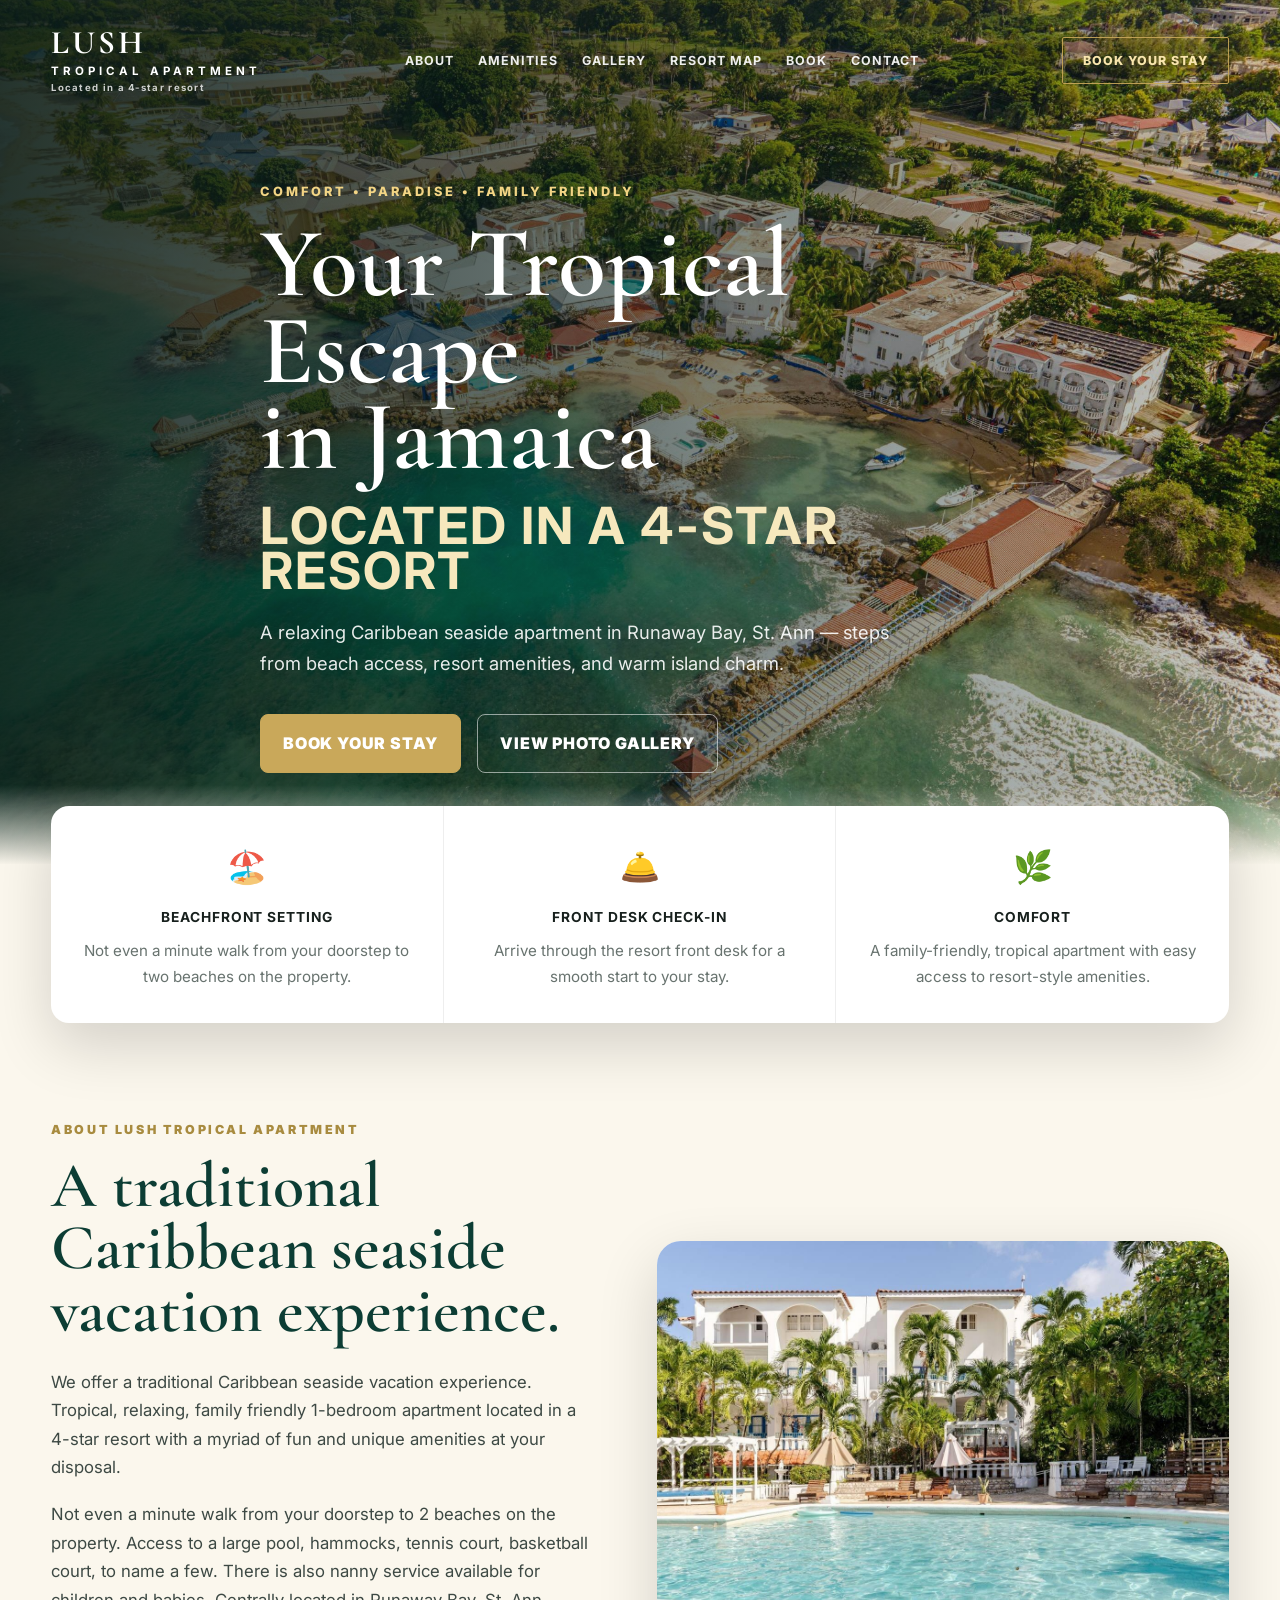
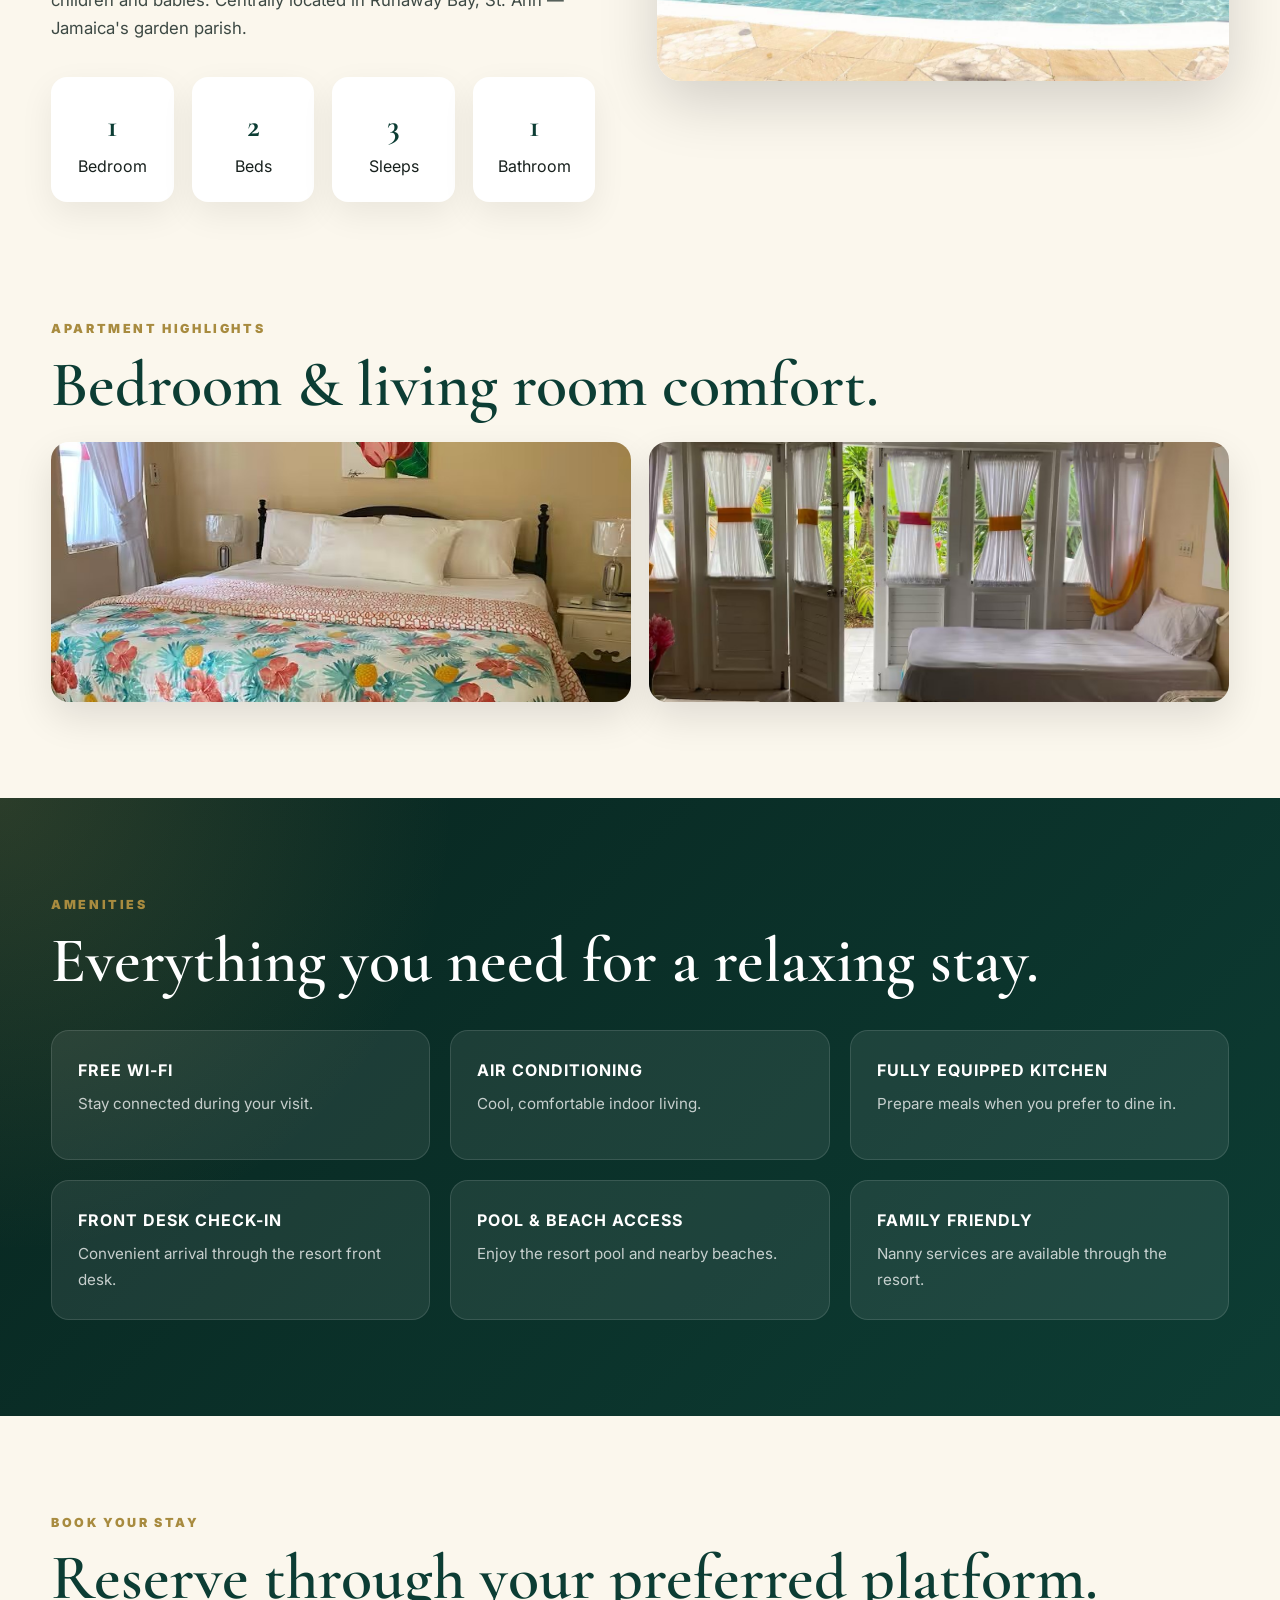
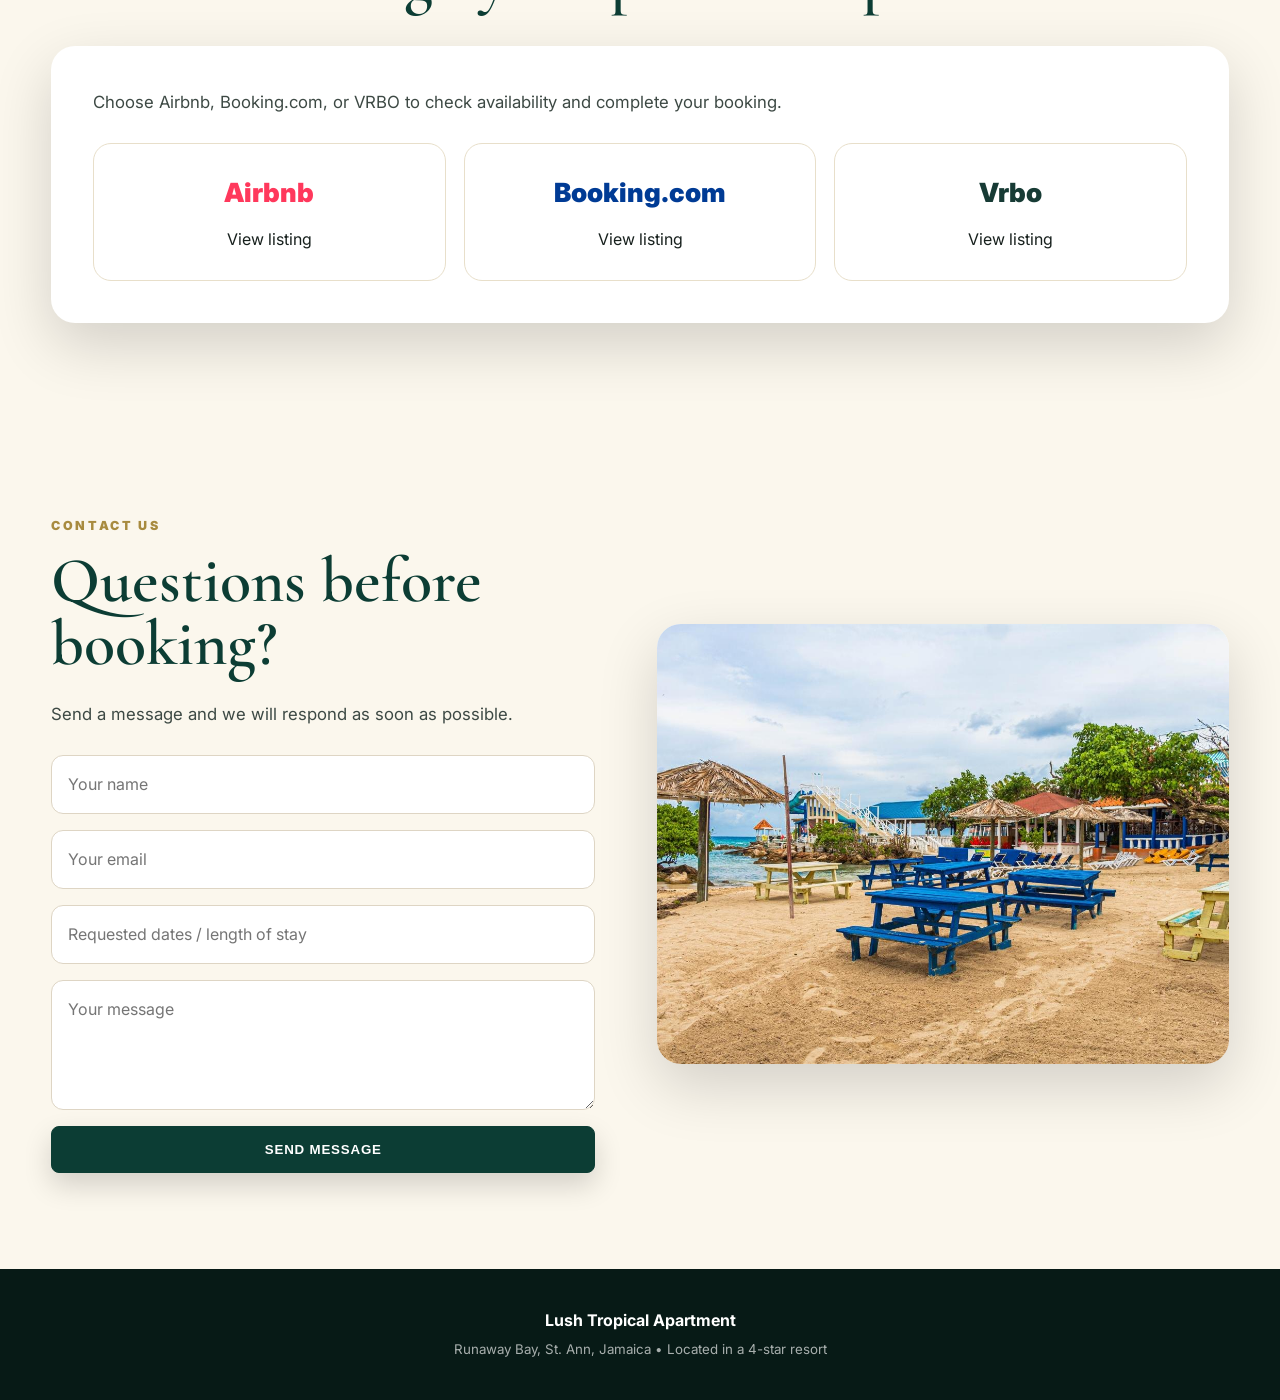
<file: index.html>
<!DOCTYPE html>
<html lang="en">
<head>
  <meta charset="UTF-8" />
  <meta name="viewport" content="width=device-width, initial-scale=1.0" />
  <title>Lush Tropical Apartment | Runaway Bay, Jamaica</title>
  <meta name="description" content="Lush Tropical Apartment located in a 4-star resort in Runaway Bay, St. Ann, Jamaica." />
  <link rel="preconnect" href="https://fonts.googleapis.com">
  <link rel="preconnect" href="https://fonts.gstatic.com" crossorigin>
  <link href="https://fonts.googleapis.com/css2?family=Cormorant+Garamond:wght@500;600;700&family=Inter:wght@300;400;600;700;800;900&display=swap" rel="stylesheet">
  <link rel="stylesheet" href="styles.css" />
</head>
<body>
  <nav class="nav">
    <div class="container nav-inner">
      <a class="brand" href="index.html">LUSH<small>TROPICAL APARTMENT</small><span class="subline">Located in a 4-star resort</span></a>
      <div class="links">
        <a href="#about">About</a>
        <a href="#amenities">Amenities</a>
        <a href="gallery.html">Gallery</a>
        <a href="resort-map.html">RESORT MAP</a>
        <a href="#book">Book</a>
        <a href="#contact">Contact</a>
      </div>
      <a class="outline-btn" href="#book">Book Your Stay</a>
    </div>
  </nav>

  <header class="hero">
    <div class="container hero-content">
      <div class="eyebrow">Comfort • Paradise • Family Friendly</div>
      <h1>Your Tropical Escape <br>in Jamaica <span>Located in a 4-star resort</span></h1>
      <p>A relaxing Caribbean seaside apartment in Runaway Bay, St. Ann — steps from beach access, resort amenities, and warm island charm.</p>
      <div class="cta-row">
        <a class="btn" href="#book">Book Your Stay</a>
        <a class="btn secondary" href="gallery.html">View Photo Gallery</a>
      </div>
    </div>
  </header>

  <section class="feature-strip">
    <div class="container features">
      <div class="feature"><div class="icon">🏖️</div><h3>Beachfront Setting</h3><p>Not even a minute walk from your doorstep to two beaches on the property.</p></div>
      <div class="feature"><div class="icon">🛎️</div><h3>Front Desk Check-In</h3><p>Arrive through the resort front desk for a smooth start to your stay.</p></div>
      <div class="feature"><div class="icon">🌿</div><h3>Comfort</h3><p>A family-friendly, tropical apartment with easy access to resort-style amenities.</p></div>
    </div>
  </section>

  <section class="section" id="about">
    <div class="container split">
      <div>
        <div class="section-label">About Lush Tropical Apartment</div>
        <h2>A traditional Caribbean seaside vacation experience.</h2>
        <p>We offer a traditional Caribbean seaside vacation experience. Tropical, relaxing, family friendly 1-bedroom apartment located in a 4-star resort with a myriad of fun and unique amenities at your disposal.</p>
        <p style="margin-top:18px">Not even a minute walk from your doorstep to 2 beaches on the property. Access to a large pool, hammocks, tennis court, basketball court, to name a few. There is also nanny service available for children and babies. Centrally located in Runaway Bay, St. Ann — Jamaica's garden parish.</p>
        <div class="stats">
          <div class="stat"><b>1</b>Bedroom</div>
          <div class="stat"><b>2</b>Beds</div>
          <div class="stat"><b>3</b>Sleeps</div>
          <div class="stat"><b>1</b>Bathroom</div>
        </div>
      </div>
      <div class="photo-card"><img src="assets/pool-resort.jpg" alt="Pool and resort grounds at Lush Tropical Apartment"></div>
    </div>
  </section>

  <section class="section" style="padding-top:20px">
    <div class="container">
      <div class="section-label">Apartment Highlights</div>
      <h2>Bedroom & living room comfort.</h2>
      <div class="mini-gallery">
        <img src="assets/bedroom-king.jpg" alt="Bedroom with king bed">
        <img src="assets/living-room-sofa-bed.jpg" alt="Living room with sofa bed">
      </div>
    </div>
  </section>

  <section class="section dark-section" id="amenities">
    <div class="container">
      <div class="section-label">Amenities</div>
      <h2>Everything you need for a relaxing stay.</h2>
      <div class="amenity-grid">
        <div class="amenity"><h3>Free Wi-Fi</h3><p>Stay connected during your visit.</p></div>
        <div class="amenity"><h3>Air Conditioning</h3><p>Cool, comfortable indoor living.</p></div>
        <div class="amenity"><h3>Fully Equipped Kitchen</h3><p>Prepare meals when you prefer to dine in.</p></div>
        <div class="amenity"><h3>Front Desk Check-In</h3><p>Convenient arrival through the resort front desk.</p></div>
        <div class="amenity"><h3>Pool & Beach Access</h3><p>Enjoy the resort pool and nearby beaches.</p></div>
        <div class="amenity"><h3>Family Friendly</h3><p>Nanny services are available through the resort.</p></div>
      </div>
    </div>
  </section>

  <section class="section" id="book">
    <div class="container">
      <div class="section-label">Book Your Stay</div>
      <h2>Reserve through your preferred platform.</h2>
      <div class="booking">
        <p>Choose Airbnb, Booking.com, or VRBO to check availability and complete your booking.</p>
        <div class="booking-grid">
          <a class="booking-card" href="https://www.airbnb.com/rooms/662546660079384042" target="_blank" rel="noopener"><div class="logo-text airbnb">Airbnb</div><span>View listing</span></a>
          <a class="booking-card" href="https://www.booking.com/hotel/jm/lush-tropical-apartment-located-in-a-4-star-resort" target="_blank" rel="noopener"><div class="logo-text bookingcom">Booking.com</div><span>View listing</span></a>
          <a class="booking-card" href="https://www.vrbo.com/3033255?unitId=3605299" target="_blank" rel="noopener"><div class="logo-text vrbo">Vrbo</div><span>View listing</span></a>
        </div>
      </div>
    </div>
  </section>

  <section class="section" id="contact">
    <div class="container split">
      <div>
        <div class="section-label">Contact Us</div>
        <h2>Questions before booking?</h2>
        <p>Send a message and we will respond as soon as possible.</p>
        <form class="contact-form" action="https://formsubmit.co/lushtropicalapartment@gmail.com" method="POST">
          <input type="hidden" name="_subject" value="New inquiry from Lush Tropical Apartment website">
          <input type="hidden" name="_captcha" value="false">
          <input type="text" name="name" placeholder="Your name" required>
          <input type="email" name="email" placeholder="Your email" required>
          <input type="text" name="dates" placeholder="Requested dates / length of stay">
          <textarea name="message" placeholder="Your message" required></textarea>
          <button class="btn dark" type="submit">Send Message</button>
        </form>
      </div>
      <div class="photo-card"><img src="assets/main-beach.jpg" alt="Beach at the resort"></div>
    </div>
  </section>

  <footer class="footer">
    <strong>Lush Tropical Apartment</strong><br>
    <small>Runaway Bay, St. Ann, Jamaica • Located in a 4-star resort</small>
  </footer>
</body>
</html>
</file>
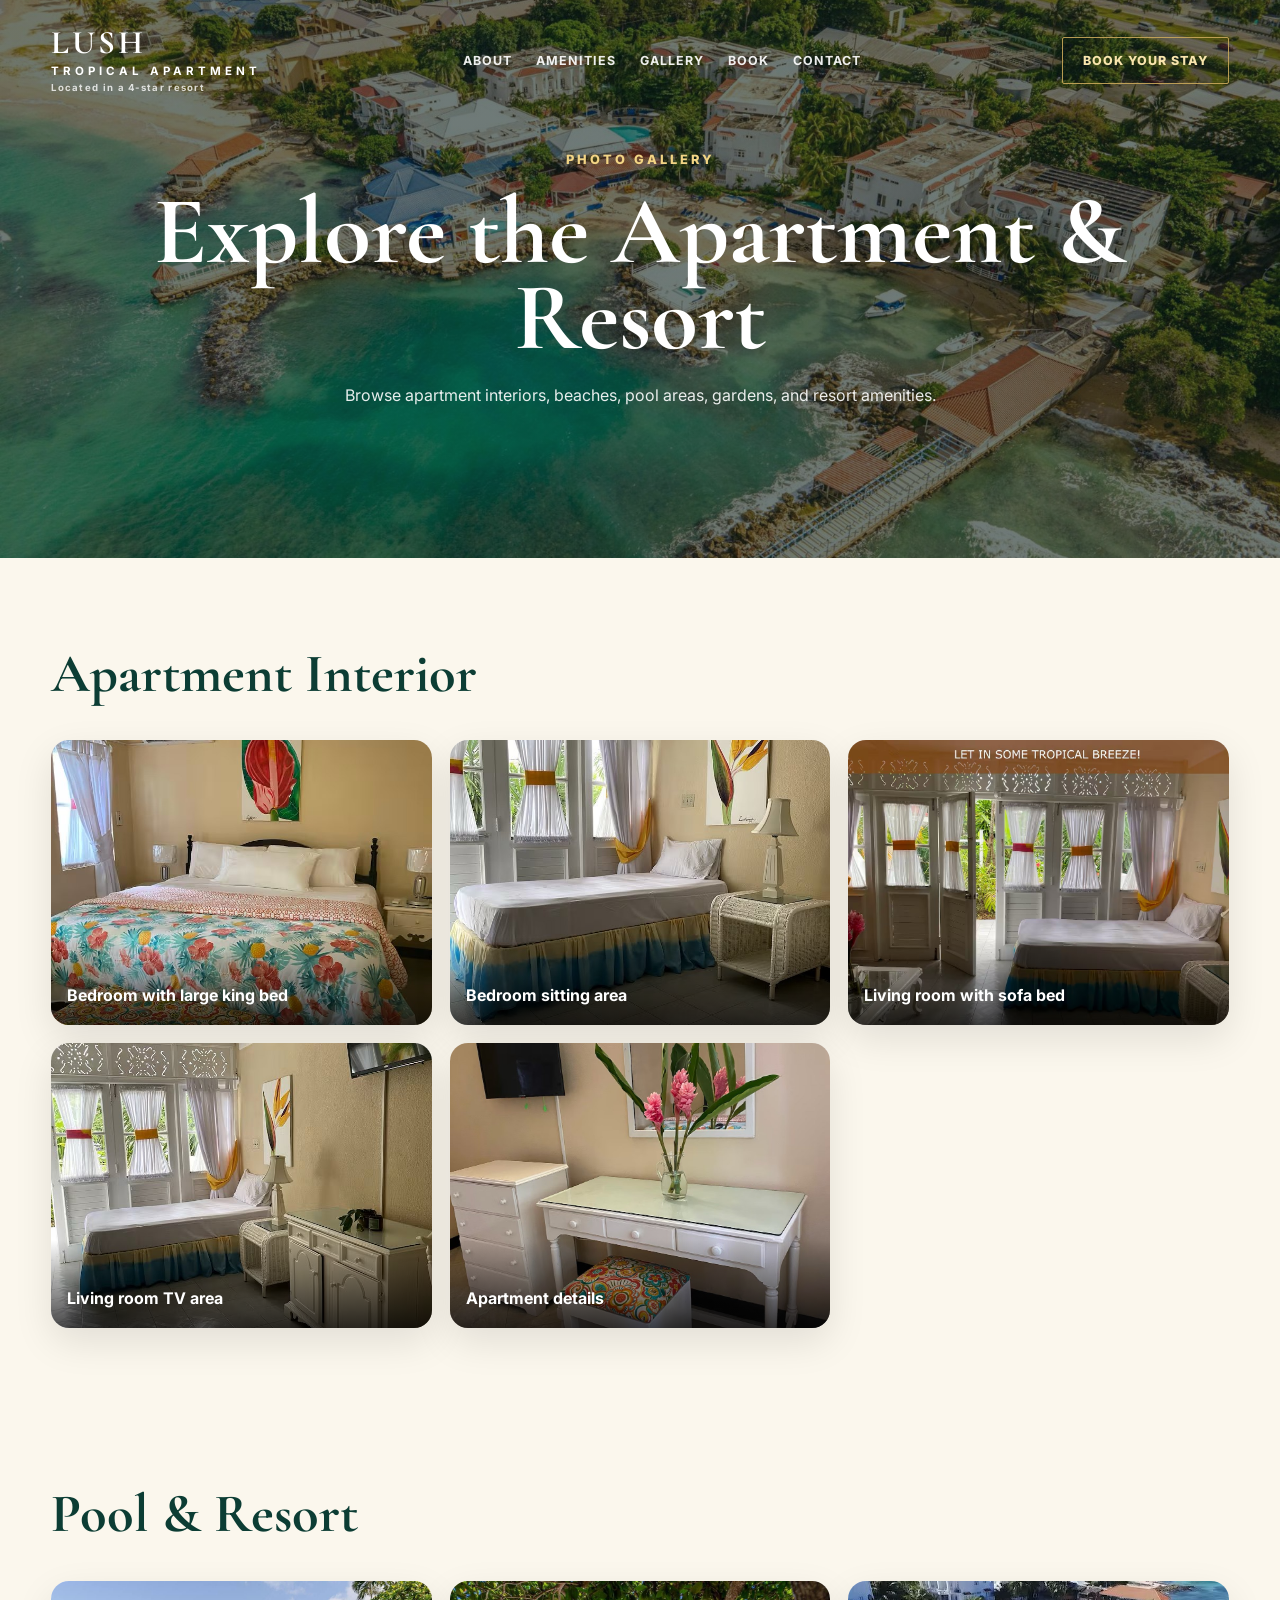
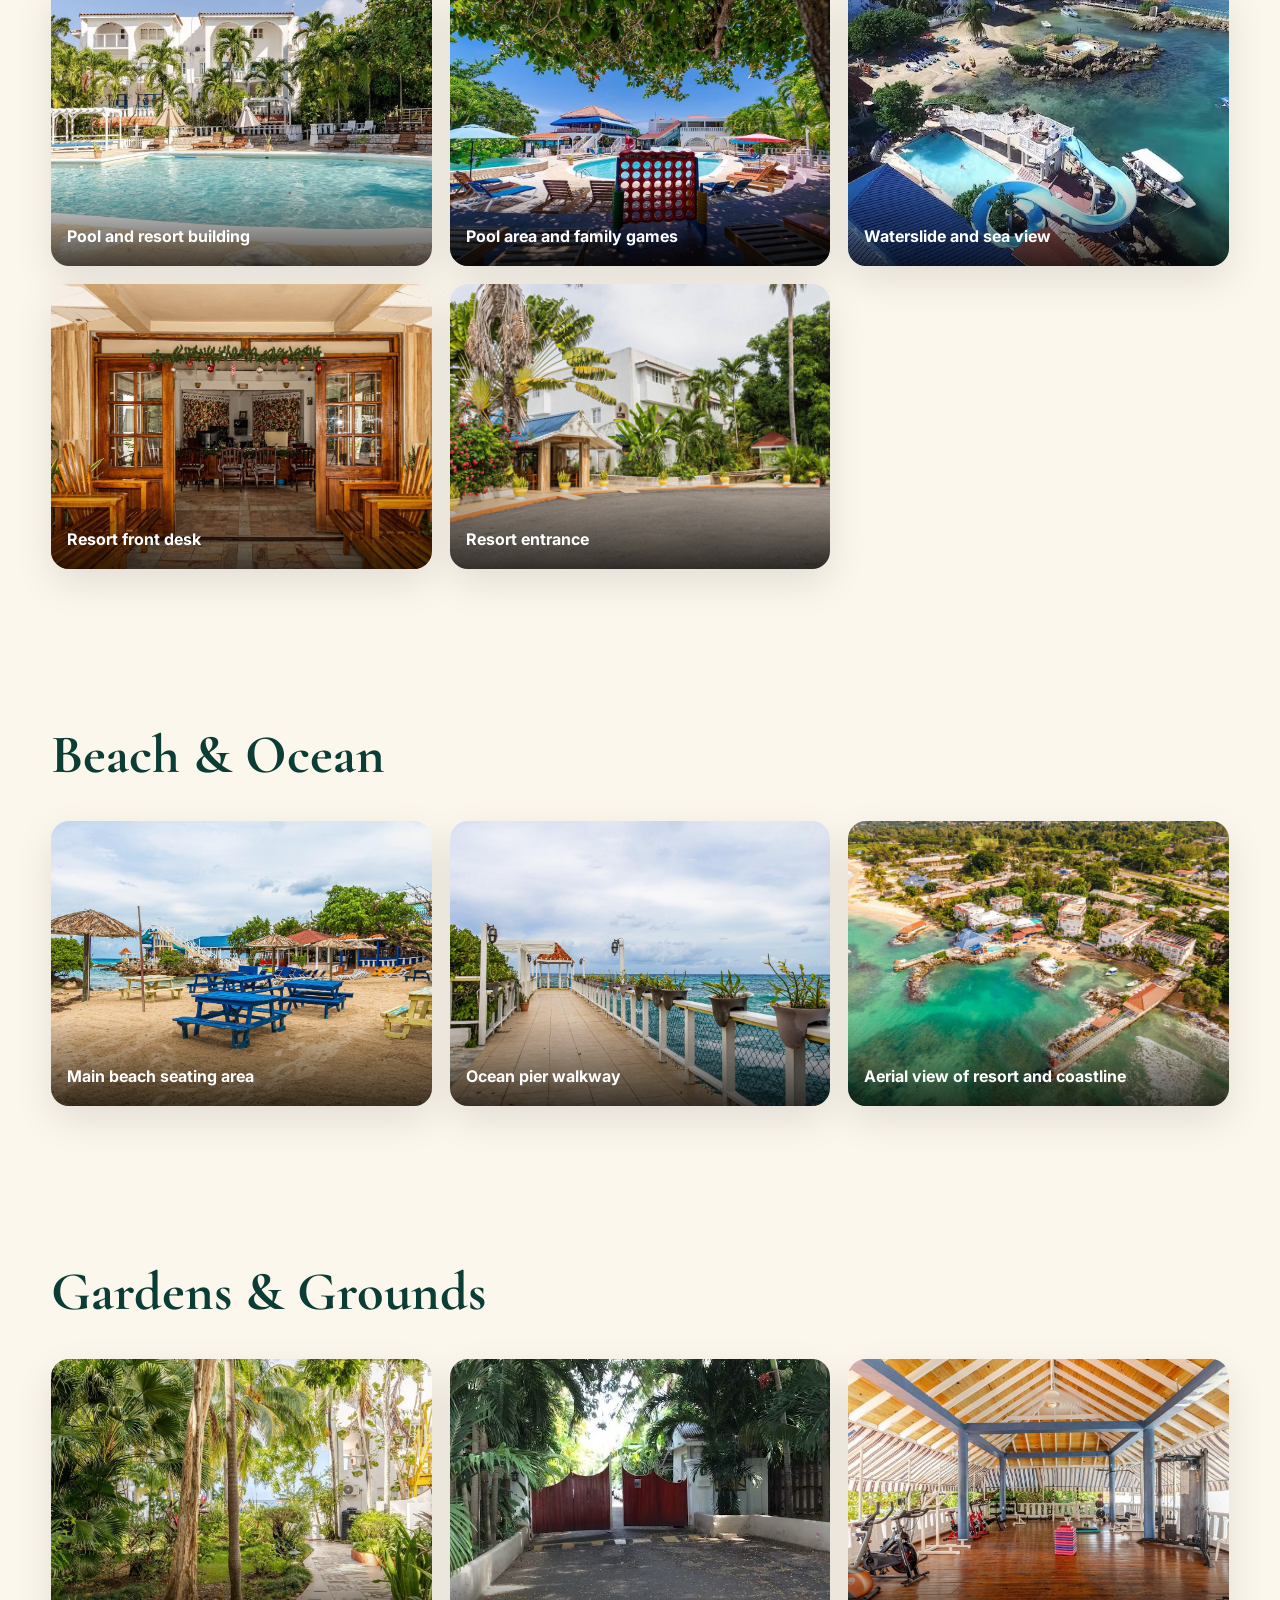
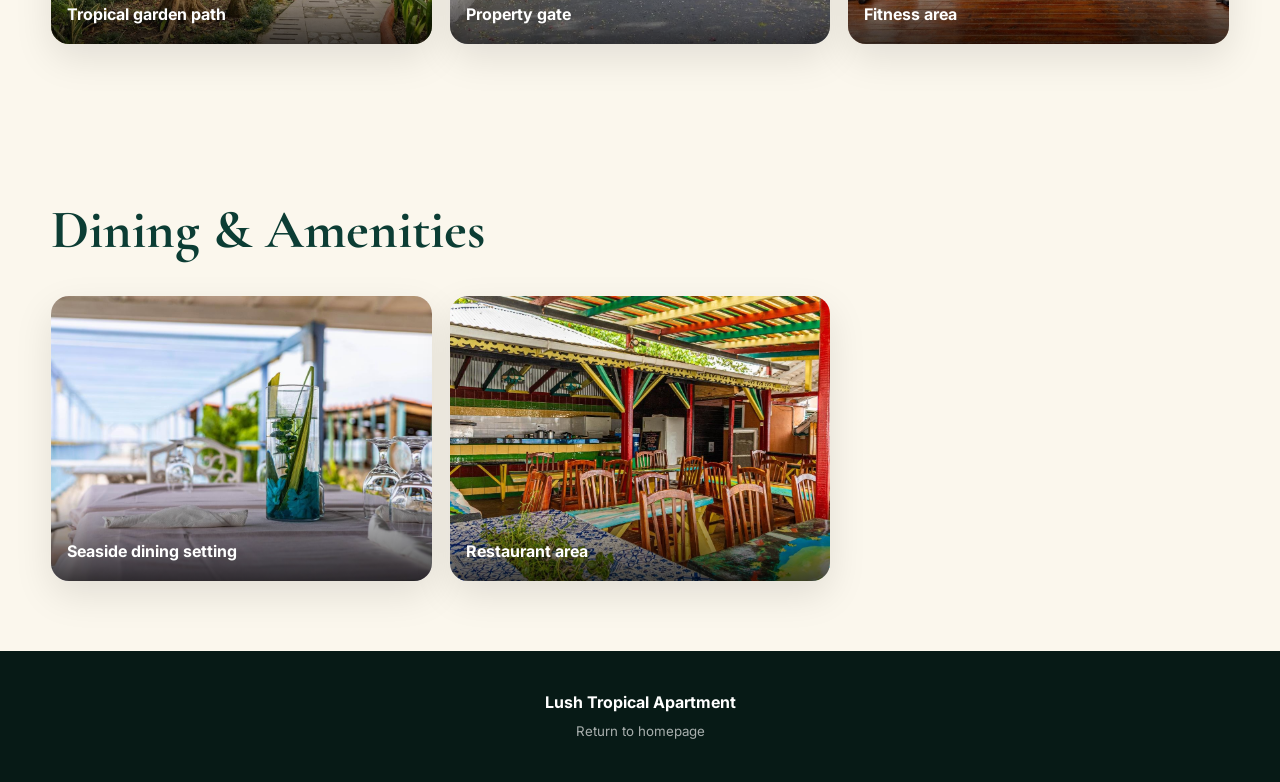
<file: gallery.html>
<!DOCTYPE html>
<html lang="en">
<head>
  <meta charset="UTF-8" />
  <meta name="viewport" content="width=device-width, initial-scale=1.0" />
  <title>Photo Gallery | Lush Tropical Apartment</title>
  <link rel="preconnect" href="https://fonts.googleapis.com">
  <link rel="preconnect" href="https://fonts.gstatic.com" crossorigin>
  <link href="https://fonts.googleapis.com/css2?family=Cormorant+Garamond:wght@500;600;700&family=Inter:wght@300;400;600;700;800;900&display=swap" rel="stylesheet">
  <link rel="stylesheet" href="styles.css" />
</head>
<body>
  <nav class="nav">
    <div class="container nav-inner">
      <a class="brand" href="index.html">LUSH<small>TROPICAL APARTMENT</small><span class="subline">Located in a 4-star resort</span></a>
      <div class="links"><a href="index.html#about">About</a><a href="index.html#amenities">Amenities</a><a href="gallery.html">Gallery</a><a href="index.html#book">Book</a><a href="index.html#contact">Contact</a></div>
      <a class="outline-btn" href="index.html#book">Book Your Stay</a>
    </div>
  </nav>
  <header class="gallery-hero"><div class="container"><div class="eyebrow">Photo Gallery</div><h1>Explore the Apartment & Resort</h1><p style="max-width:720px;margin:20px auto 0;color:rgba(255,255,255,.9)">Browse apartment interiors, beaches, pool areas, gardens, and resort amenities.</p></div></header>
  <section class="gallery-section"><div class="container"><h2>Apartment Interior</h2><div class="gallery-grid"><a class="gallery-item" href="assets/bedroom-king.jpg" target="_blank"><img src="assets/bedroom-king.jpg" alt="Bedroom with large king bed"><div class="caption">Bedroom with large king bed</div></a>
<a class="gallery-item" href="assets/bedroom-side.jpg" target="_blank"><img src="assets/bedroom-side.jpg" alt="Bedroom sitting area"><div class="caption">Bedroom sitting area</div></a>
<a class="gallery-item" href="assets/living-room-sofa-bed.jpg" target="_blank"><img src="assets/living-room-sofa-bed.jpg" alt="Living room with sofa bed"><div class="caption">Living room with sofa bed</div></a>
<a class="gallery-item" href="assets/living-room-tv.jpg" target="_blank"><img src="assets/living-room-tv.jpg" alt="Living room TV area"><div class="caption">Living room TV area</div></a>
<a class="gallery-item" href="assets/vanity-detail.jpg" target="_blank"><img src="assets/vanity-detail.jpg" alt="Apartment details"><div class="caption">Apartment details</div></a></div></div></section><section class="gallery-section"><div class="container"><h2>Pool & Resort</h2><div class="gallery-grid"><a class="gallery-item" href="assets/pool-resort.jpg" target="_blank"><img src="assets/pool-resort.jpg" alt="Pool and resort building"><div class="caption">Pool and resort building</div></a>
<a class="gallery-item" href="assets/pool-family-games.jpg" target="_blank"><img src="assets/pool-family-games.jpg" alt="Pool area and family games"><div class="caption">Pool area and family games</div></a>
<a class="gallery-item" href="assets/waterslide-aerial.jpg" target="_blank"><img src="assets/waterslide-aerial.jpg" alt="Waterslide and sea view"><div class="caption">Waterslide and sea view</div></a>
<a class="gallery-item" href="assets/front-desk.jpg" target="_blank"><img src="assets/front-desk.jpg" alt="Resort front desk"><div class="caption">Resort front desk</div></a>
<a class="gallery-item" href="assets/resort-entrance.jpg" target="_blank"><img src="assets/resort-entrance.jpg" alt="Resort entrance"><div class="caption">Resort entrance</div></a></div></div></section><section class="gallery-section"><div class="container"><h2>Beach & Ocean</h2><div class="gallery-grid"><a class="gallery-item" href="assets/main-beach.jpg" target="_blank"><img src="assets/main-beach.jpg" alt="Main beach seating area"><div class="caption">Main beach seating area</div></a>
<a class="gallery-item" href="assets/pier-walkway.jpg" target="_blank"><img src="assets/pier-walkway.jpg" alt="Ocean pier walkway"><div class="caption">Ocean pier walkway</div></a>
<a class="gallery-item" href="assets/aerial-resort.jpg" target="_blank"><img src="assets/aerial-resort.jpg" alt="Aerial view of resort and coastline"><div class="caption">Aerial view of resort and coastline</div></a></div></div></section><section class="gallery-section"><div class="container"><h2>Gardens & Grounds</h2><div class="gallery-grid"><a class="gallery-item" href="assets/tropical-garden-path.jpg" target="_blank"><img src="assets/tropical-garden-path.jpg" alt="Tropical garden path"><div class="caption">Tropical garden path</div></a>
<a class="gallery-item" href="assets/property-gate.jpg" target="_blank"><img src="assets/property-gate.jpg" alt="Property gate"><div class="caption">Property gate</div></a>
<a class="gallery-item" href="assets/fitness-area.jpg" target="_blank"><img src="assets/fitness-area.jpg" alt="Fitness area"><div class="caption">Fitness area</div></a></div></div></section><section class="gallery-section"><div class="container"><h2>Dining & Amenities</h2><div class="gallery-grid"><a class="gallery-item" href="assets/seaside-dining.jpg" target="_blank"><img src="assets/seaside-dining.jpg" alt="Seaside dining setting"><div class="caption">Seaside dining setting</div></a>
<a class="gallery-item" href="assets/restaurant-area.jpg" target="_blank"><img src="assets/restaurant-area.jpg" alt="Restaurant area"><div class="caption">Restaurant area</div></a></div></div></section>
  <footer class="footer"><strong>Lush Tropical Apartment</strong><br><small><a href="index.html">Return to homepage</a></small></footer>
</body>
</html>
</file>
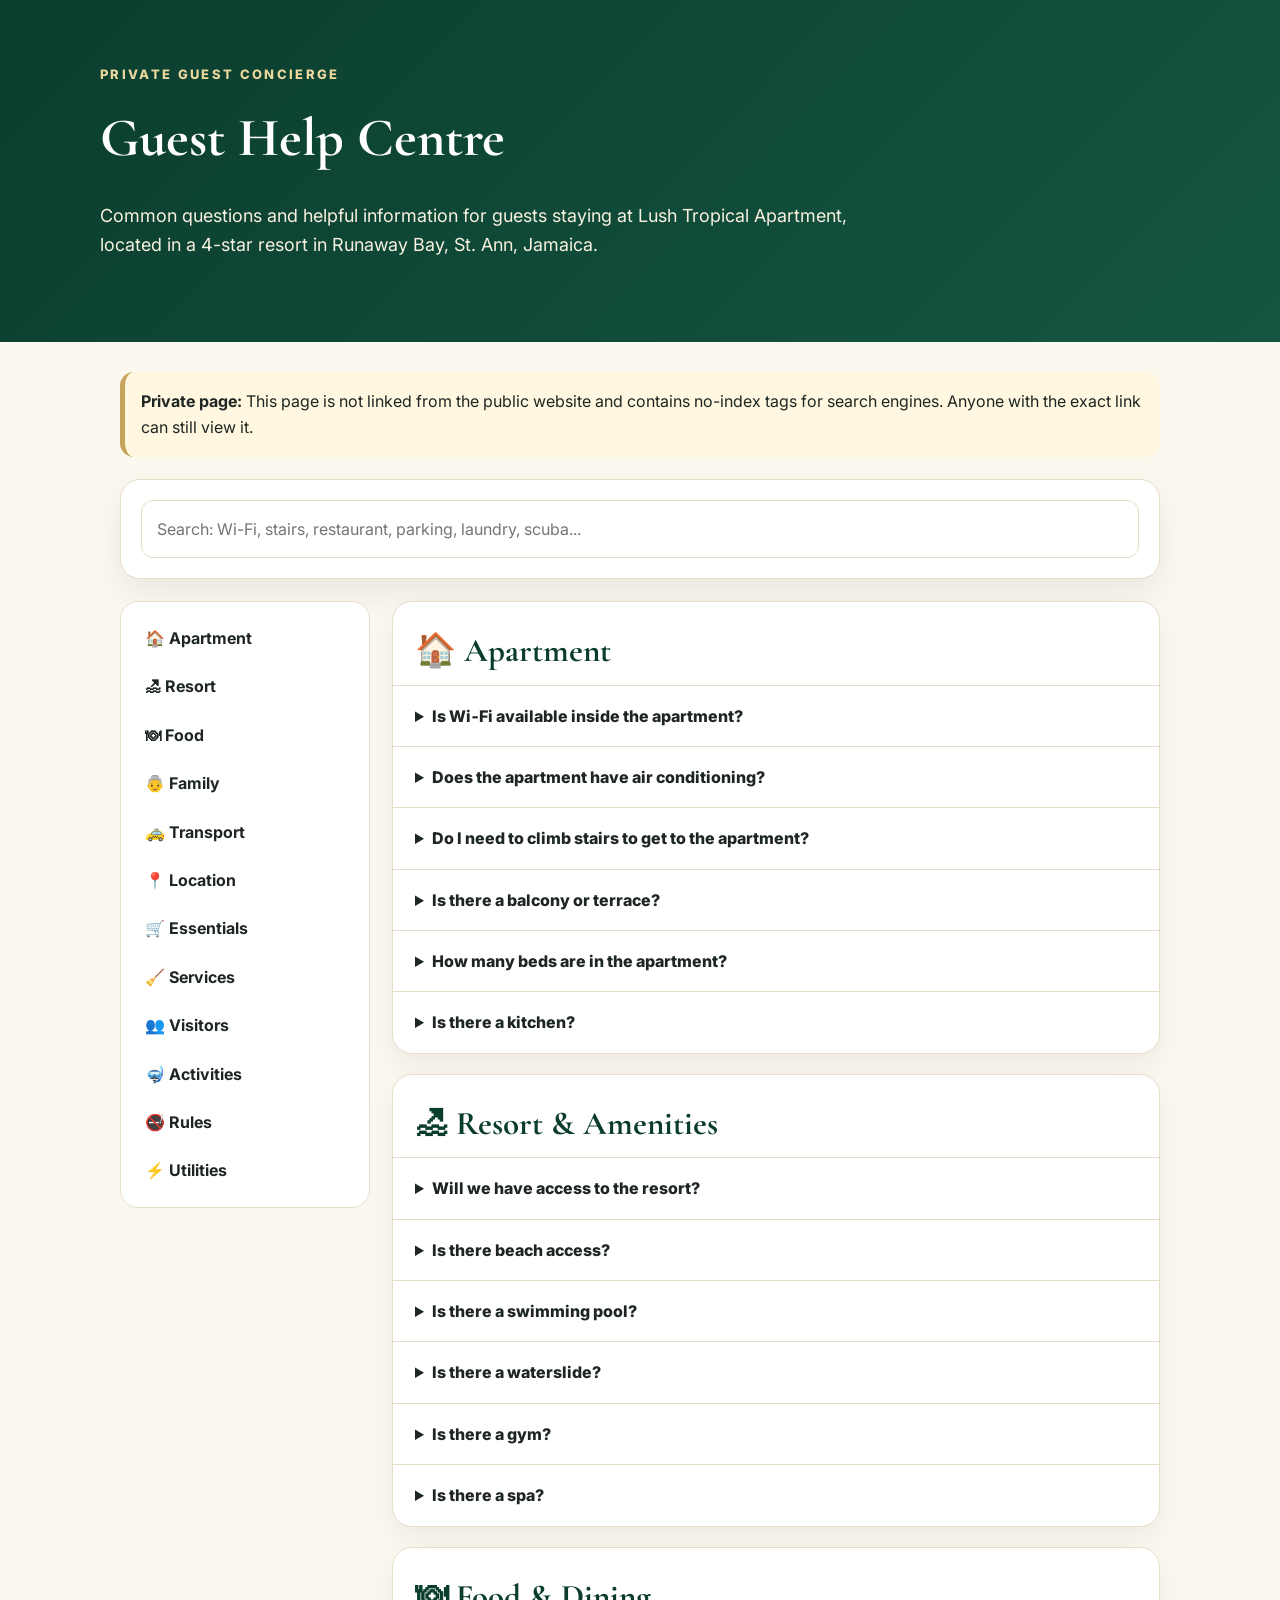
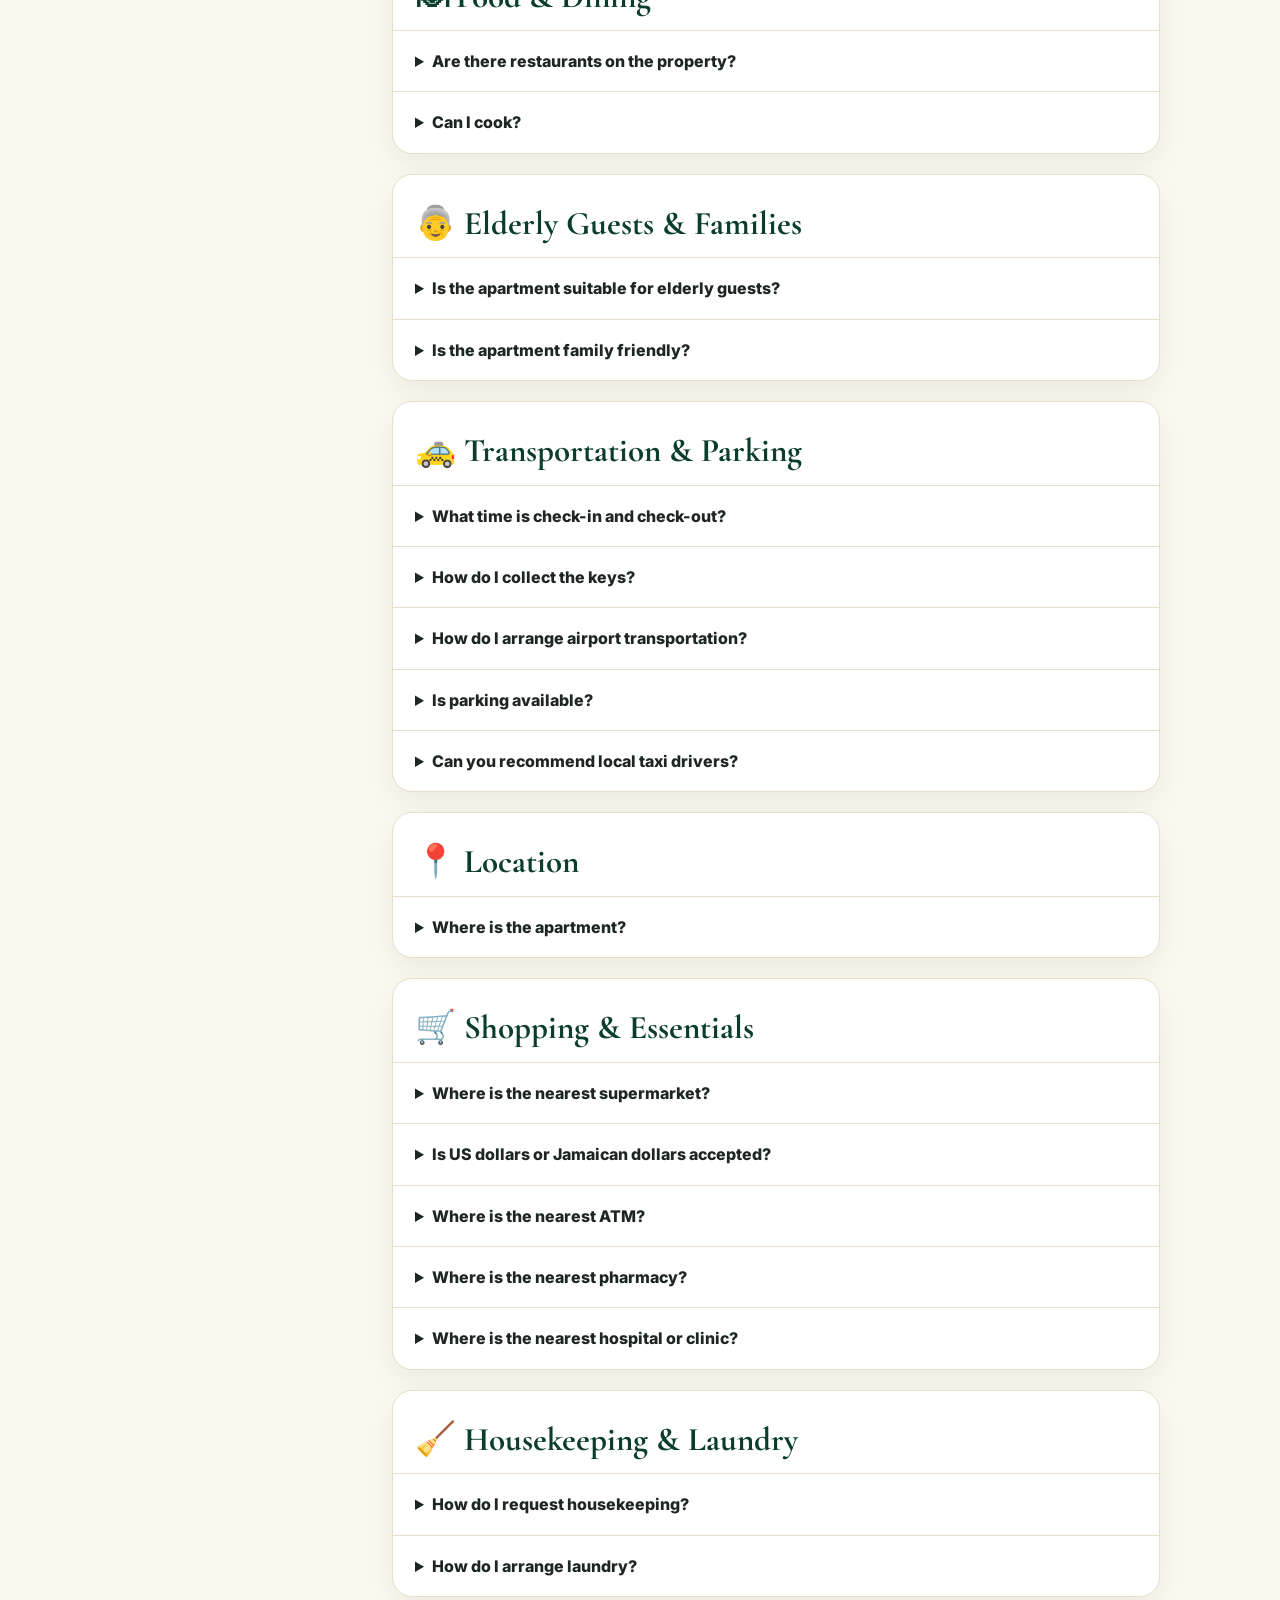
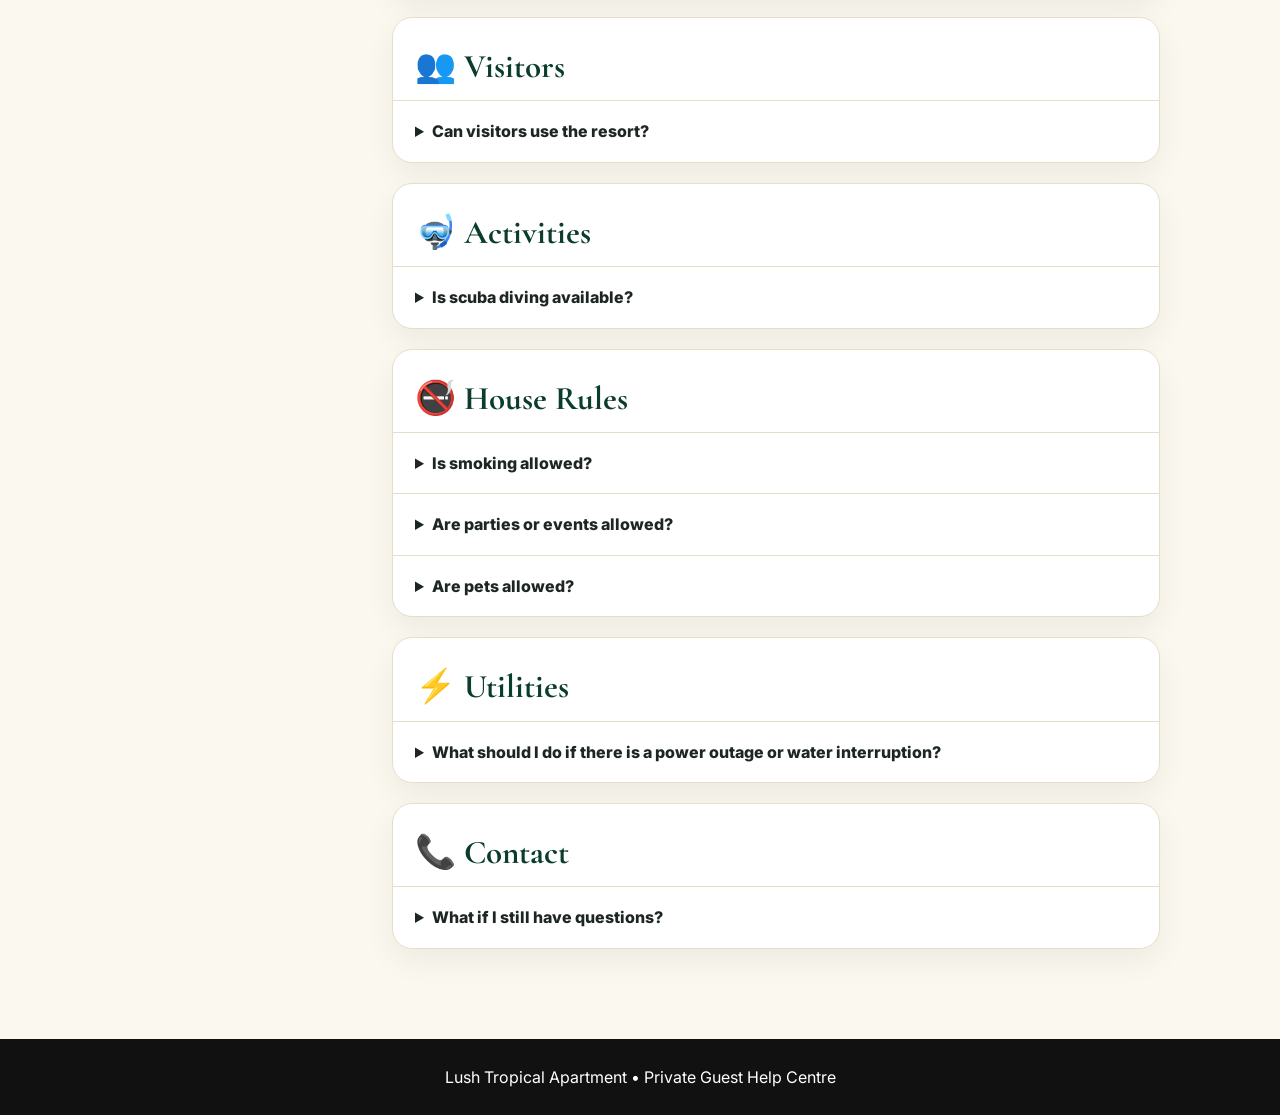
<file: guest-help-7m4q.html>
<!DOCTYPE html>
<html lang="en">
<head>
<meta charset="utf-8">
<meta name="viewport" content="width=device-width,initial-scale=1">
<title>Private Guest Help Centre | Lush Tropical Apartment</title>
<meta name="robots" content="noindex,nofollow,noarchive,nosnippet">
<meta name="googlebot" content="noindex,nofollow">
<link href="https://fonts.googleapis.com/css2?family=Cormorant+Garamond:wght@500;600;700&family=Inter:wght@300;400;500;600;700;800&display=swap" rel="stylesheet">
<style>
:root{--green:#0b3d2e;--gold:#c7a45b;--cream:#fbf8ef;--ink:#1d2622;--line:#e7dec9}*{box-sizing:border-box}body{margin:0;font-family:Inter,Arial,sans-serif;background:var(--cream);color:var(--ink);line-height:1.65}.hero{background:linear-gradient(135deg,#0b3d2e,#145642);color:white;padding:64px 22px}.hero-inner,.wrap{max-width:1080px;margin:auto}.kicker{color:#ead79d;letter-spacing:.18em;text-transform:uppercase;font-weight:800;font-size:13px}h1{font-family:"Cormorant Garamond",serif;font-size:54px;margin:8px 0 12px}.hero p{max-width:760px;color:#f8f1df;font-size:18px}.wrap{padding:30px 20px 70px}.notice{background:#fff7df;border-left:5px solid var(--gold);padding:16px;border-radius:14px;margin-bottom:22px}.search{background:white;border:1px solid var(--line);border-radius:20px;padding:20px;margin-bottom:22px;box-shadow:0 14px 35px #00000012}input{width:100%;padding:15px;border:1px solid var(--line);border-radius:12px;font:inherit}.grid{display:grid;grid-template-columns:250px 1fr;gap:22px}.side{background:white;border:1px solid var(--line);border-radius:18px;padding:12px;position:sticky;top:15px;align-self:start}.side a{display:block;padding:11px 12px;border-radius:10px;color:var(--ink);font-weight:700;text-decoration:none}.side a:hover{background:#f4eddd;color:var(--green)}section{background:white;border:1px solid var(--line);border-radius:20px;margin-bottom:20px;overflow:hidden;box-shadow:0 12px 30px #0000000f}h2{font-family:"Cormorant Garamond",serif;color:var(--green);font-size:33px;padding:22px 22px 6px;margin:0}details{border-top:1px solid var(--line);padding:0}summary{cursor:pointer;font-weight:800;padding:17px 22px}details p,details ul{padding:0 22px 18px;margin:0}li{margin:4px 0}footer{text-align:center;background:#111;color:white;padding:25px}@media(max-width:850px){.grid{grid-template-columns:1fr}.side{position:relative}h1{font-size:40px}}
</style>
</head>
<body>
<header class="hero"><div class="hero-inner"><div class="kicker">Private Guest Concierge</div><h1>Guest Help Centre</h1><p>Common questions and helpful information for guests staying at Lush Tropical Apartment, located in a 4-star resort in Runaway Bay, St. Ann, Jamaica.</p></div></header>
<main class="wrap"><div class="notice"><strong>Private page:</strong> This page is not linked from the public website and contains no-index tags for search engines. Anyone with the exact link can still view it.</div><div class="search"><input id="search" placeholder="Search: Wi-Fi, stairs, restaurant, parking, laundry, scuba..."></div><div class="grid"><nav class="side"><a href="#apartment">🏠 Apartment</a><a href="#resort">🏖 Resort</a><a href="#food">🍽 Food</a><a href="#family">👵 Family</a><a href="#transport">🚕 Transport</a><a href="#location">📍 Location</a><a href="#essentials">🛒 Essentials</a><a href="#services">🧹 Services</a><a href="#visitors">👥 Visitors</a><a href="#activities">🤿 Activities</a><a href="#rules">🚭 Rules</a><a href="#utilities">⚡ Utilities</a></nav><div>
<section id="apartment"><h2>🏠 Apartment</h2><details><summary>Is Wi‑Fi available inside the apartment?</summary><p>Yes. Complimentary Wi‑Fi is available throughout the apartment. The apartment shares the resort's Wi‑Fi network, and the Wi‑Fi password will be provided on the day of check-in.</p></details><details><summary>Does the apartment have air conditioning?</summary><p>Yes. The apartment has air conditioning in both the bedroom and the living room.</p></details><details><summary>Do I need to climb stairs to get to the apartment?</summary><p>No. The apartment is located on the ground floor, making it convenient for elderly guests, families with young children, and guests with luggage.</p></details><details><summary>Is there a balcony or terrace?</summary><p>Yes. The apartment has terrace/balcony areas at both the front and rear, providing comfortable outdoor seating.</p></details><details><summary>How many beds are in the apartment?</summary><p>The apartment comfortably accommodates up to three guests and includes:</p><ul><li><strong>Bedroom:</strong> One king-size bed</li><li><strong>Living Room:</strong> One sofa/twin-size bed</li></ul><p>This layout is ideal for couples, small families, or up to three guests.</p></details><details><summary>Is there a kitchen?</summary><p>Yes. The apartment includes a fully equipped kitchen should you wish to prepare your own meals.</p></details></section>
<section id="resort"><h2>🏖 Resort & Amenities</h2><details><summary>Will we have access to the resort?</summary><p>Yes. Guests have access to many resort amenities including the main beach, eastern beach access, swimming pool, tennis court, basketball court, gardens, and walking paths. Some services require additional payment through the Front Desk.</p></details><details><summary>Is there beach access?</summary><p>Yes. Guests have access to the main beach and an eastern gate leading to a longer stretch of beach.</p></details><details><summary>Is there a swimming pool?</summary><p>Yes. Guests have access to the resort's large swimming pool.</p></details><details><summary>Is there a waterslide?</summary><p>Yes. The resort features the Big Blue Waterslide beside the activity pool.</p></details><details><summary>Is there a gym?</summary><p>Yes. A Fitness Centre is available on the property.</p></details><details><summary>Is there a spa?</summary><p>Yes. The resort includes a spa and sundeck area.</p></details></section>
<section id="food"><h2>🍽 Food & Dining</h2><details><summary>Are there restaurants on the property?</summary><p>Yes. The restaurant is operated by the resort, not the apartment. The All-Inclusive Package costs USD $150 per person per day and includes breakfast, lunch, dinner, and beverages. Children under 14 years pay half price. Food may also be purchased from the resort's à la carte menu where available.</p></details><details><summary>Can I cook?</summary><p>Yes. The apartment includes a fully equipped kitchen.</p></details></section>
<section id="family"><h2>👵 Elderly Guests & Families</h2><details><summary>Is the apartment suitable for elderly guests?</summary><p>Yes. The apartment is on the ground floor, so no stairs are required for access.</p></details><details><summary>Is the apartment family friendly?</summary><p>Yes. Families are welcome. The resort also offers nanny services for an additional fee.</p></details></section>
<section id="transport"><h2>🚕 Transportation & Parking</h2><details><summary>What time is check-in and check-out?</summary><p><strong>Check-in:</strong> 3:00 PM<br><strong>Check-out:</strong> 12:00 PM (Noon)</p></details><details><summary>How do I collect the keys?</summary><p>Please check in at the Front Desk of Franklyn D Resort & Spa. After check-in you will receive your apartment keys, resort wristband, and resort information if applicable.</p></details><details><summary>How do I arrange airport transportation?</summary><p>If arriving through Sangster International Airport, we recommend Jamaica Tours Limited. Visit https://jamaicatoursltd.com and select Franklyn D Resort & Spa to arrange your airport transfer.</p></details><details><summary>Is parking available?</summary><p>Yes. Free secure parking is available for guests staying at the resort.</p></details><details><summary>Can you recommend local taxi drivers?</summary><p>Yes. We are happy to recommend trusted local taxi drivers during your stay.</p></details></section>
<section id="location"><h2>📍 Location</h2><details><summary>Where is the apartment?</summary><p><strong>Lush Tropical Apartment</strong><br>Main Street, Runaway Bay<br>St. Ann, Jamaica<br>PSP 411 – Franklyn D Resort & Spa</p></details></section>
<section id="essentials"><h2>🛒 Shopping & Essentials</h2><details><summary>Where is the nearest supermarket?</summary><p>The nearest supermarket is Emporium Supermarket, approximately a 7-minute walk from the apartment.</p></details><details><summary>Is US dollars or Jamaican dollars accepted?</summary><p>Most businesses accept both US Dollars (USD) and Jamaican Dollars (JMD). Credit and debit cards are also accepted at many locations.</p></details><details><summary>Where is the nearest ATM?</summary><p>There are several ATMs in Runaway Bay only a few minutes from the resort. The Front Desk can direct you.</p></details><details><summary>Where is the nearest pharmacy?</summary><p>Several pharmacies are located within Runaway Bay, only a few minutes from the resort.</p></details><details><summary>Where is the nearest hospital or clinic?</summary><p>For emergencies, the nearest major hospital is St. Ann's Bay Regional Hospital, approximately 20–25 minutes away by car.</p></details></section>
<section id="services"><h2>🧹 Housekeeping & Laundry</h2><details><summary>How do I request housekeeping?</summary><p>Daily housekeeping is not included. If you would like housekeeping, contact the host and we will arrange it with our housekeeper. Cost: USD $59 per request.</p></details><details><summary>How do I arrange laundry?</summary><p>We recommend T&S Elite Laundry & Cleaning Services. Services include wash, dry, iron, dry cleaning, pick-up and delivery. Telephone: (876) 574-9631. Address: Shop #12, Mom's Village Plaza, Runaway Bay, St. Ann.</p></details></section>
<section id="visitors"><h2>👥 Visitors</h2><details><summary>Can visitors use the resort?</summary><p>Visitors must comply with the resort's visitor policy. Please check with the Front Desk beforehand, as visitor access may be subject to resort rules and fees.</p></details></section>
<section id="activities"><h2>🤿 Activities</h2><details><summary>Is scuba diving available?</summary><p>Yes. Scuba diving services are available on the property. Please ask the Front Desk about current prices. More information: https://www.scuba-jamaica.com</p></details></section>
<section id="rules"><h2>🚭 House Rules</h2><details><summary>Is smoking allowed?</summary><p>Smoking is not permitted inside the apartment. Designated smoking areas are available at the end of the pier.</p></details><details><summary>Are parties or events allowed?</summary><p>No. Parties, events, loud music, and excessive noise are not permitted inside the apartment.</p></details><details><summary>Are pets allowed?</summary><p>No. Pets are not permitted.</p></details></section>
<section id="utilities"><h2>⚡ Utilities</h2><details><summary>What should I do if there is a power outage or water interruption?</summary><p>Power outages and temporary water interruptions can occasionally occur in Jamaica, particularly during severe weather. Remain calm, wait a few minutes, and contact the Front Desk or host if the issue continues.</p></details></section>
<section id="contact"><h2>📞 Contact</h2><details><summary>What if I still have questions?</summary><p>Please contact us through your booking platform or using the contact information provided with your reservation.</p></details></section>
</div></div></main><footer>Lush Tropical Apartment • Private Guest Help Centre</footer><script>const search=document.getElementById('search');search.addEventListener('input',()=>{const q=search.value.toLowerCase();document.querySelectorAll('details').forEach(d=>{d.style.display=d.innerText.toLowerCase().includes(q)?'block':'none';});});</script></body></html>
</file>
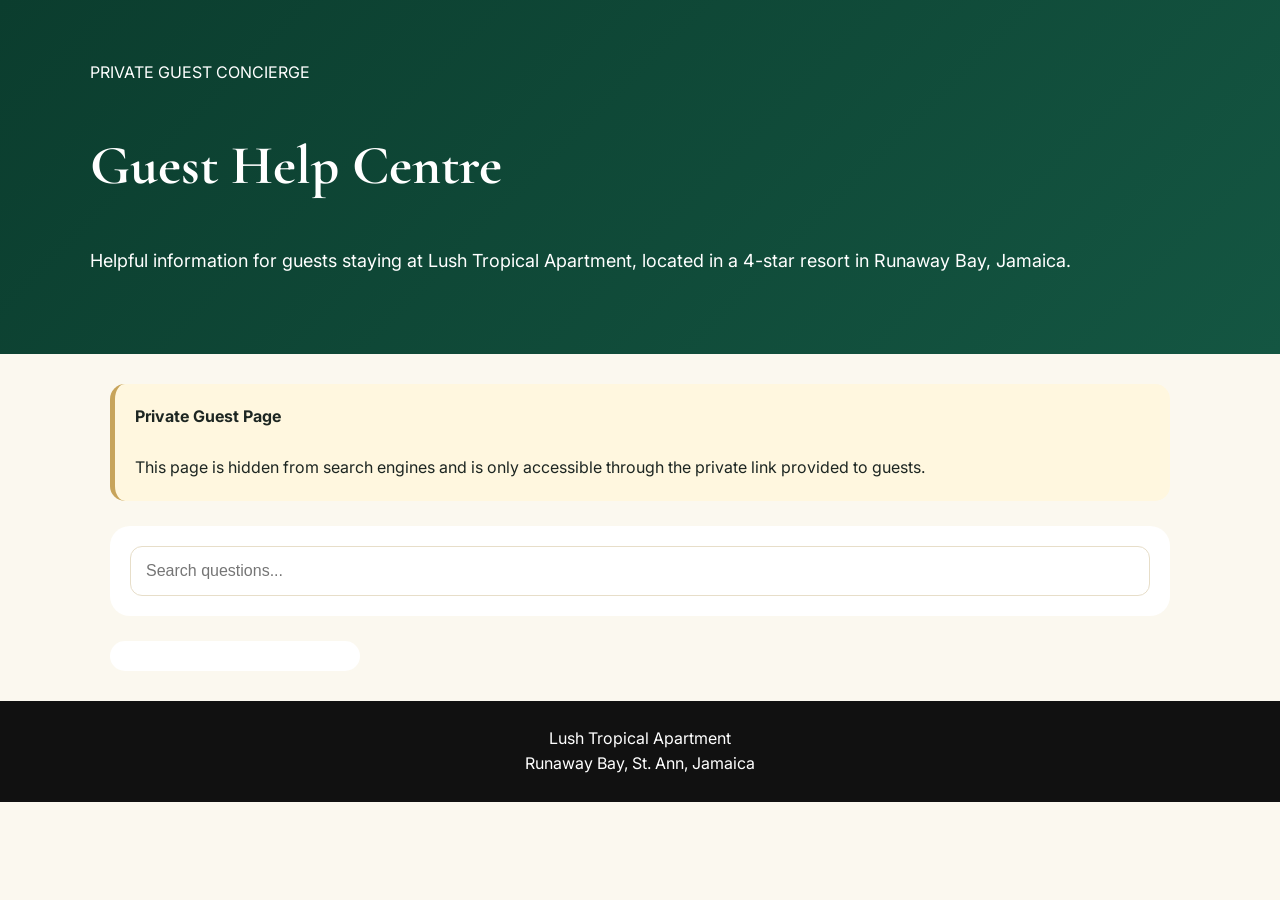
<file: guest-help.html>
<!DOCTYPE html>
<html lang="en">

<head>

<meta charset="UTF-8">
<meta name="viewport" content="width=device-width, initial-scale=1.0">

<title>
Private Guest Help Centre | Lush Tropical Apartment
</title>

<meta name="robots" content="noindex,nofollow,noarchive">

<link href="https://fonts.googleapis.com/css2?family=Cormorant+Garamond:wght@600;700&family=Inter:wght@400;600;700&display=swap" rel="stylesheet">


<style>

:root{
--green:#0b3d2e;
--gold:#c7a45b;
--cream:#fbf8ef;
--ink:#1d2622;
--line:#e7dec9;
}


*{
box-sizing:border-box;
}


body{

margin:0;
font-family:Inter,Arial;
background:var(--cream);
color:var(--ink);
line-height:1.6;

}


.hero{

background:linear-gradient(135deg,#0b3d2e,#145642);
color:white;
padding:60px 20px;

}


.container{

max-width:1100px;
margin:auto;

}


h1,h2{

font-family:"Cormorant Garamond";

}


h1{

font-size:55px;

}


.hero p{

font-size:18px;

}


.content{

padding:30px 20px;

}


.notice{

background:#fff7df;
border-left:5px solid var(--gold);
padding:20px;
border-radius:15px;

}


.search{

margin:25px 0;
background:white;
padding:20px;
border-radius:20px;

}


input{

width:100%;
padding:15px;
border-radius:12px;
border:1px solid var(--line);
font-size:16px;

}


.layout{

display:grid;
grid-template-columns:250px 1fr;
gap:25px;

}


.menu{

background:white;
padding:15px;
border-radius:20px;
height:max-content;
position:sticky;
top:20px;

}


.menu a{

display:block;
padding:12px;
text-decoration:none;
color:var(--ink);
font-weight:bold;

}


.menu a:hover{

background:#f5eddb;
color:var(--green);

}


section{

background:white;
border-radius:20px;
margin-bottom:25px;
overflow:hidden;
border:1px solid var(--line);

}


section h2{

color:var(--green);
padding:20px;
margin:0;

}


details{

border-top:1px solid var(--line);

}


summary{

padding:18px;
cursor:pointer;
font-weight:bold;

}


details p{

padding:0 18px 18px;

}


footer{

background:#111;
color:white;
padding:25px;
text-align:center;

}


@media(max-width:800px){

.layout{

grid-template-columns:1fr;

}

.menu{

position:relative;

}

h1{

font-size:40px;

}

}


</style>

</head>



<body>


<header class="hero">

<div class="container">

<div>
PRIVATE GUEST CONCIERGE
</div>


<h1>
Guest Help Centre
</h1>


<p>
Helpful information for guests staying at 
Lush Tropical Apartment,
located in a 4-star resort in Runaway Bay, Jamaica.
</p>


</div>

</header>



<div class="content container">


<div class="notice">

<strong>
Private Guest Page
</strong>

<br><br>

This page is hidden from search engines and is only accessible through the private link provided to guests.

</div>



<div class="search">

<input id="search" placeholder="Search questions...">

</div>




<div class="layout">


<div class="menu" id="menu">

</div>



<div id="faq">

</div>



</div>


</div>




<footer>

Lush Tropical Apartment
<br>
Runaway Bay, St. Ann, Jamaica

</footer>





<script>


fetch("faq.json")

.then(response=>response.json())

.then(data=>{


let menu=document.getElementById("menu");

let faq=document.getElementById("faq");



data.categories.forEach(category=>{


menu.innerHTML +=

`
<a href="#${category.id}">
${category.icon}
${category.name}
</a>
`;



let section=document.createElement("section");

section.id=category.id;


section.innerHTML=

`
<h2>
${category.icon} ${category.name}
</h2>
`;



category.questions.forEach(item=>{


section.innerHTML +=

`

<details>

<summary>
${item.question}
</summary>


<p>
${item.answer.replace(/\n/g,"<br>")}
</p>


</details>

`;

});


faq.appendChild(section);


});





let search=document.getElementById("search");


search.addEventListener("keyup",function(){


let text=this.value.toLowerCase();


document.querySelectorAll("details").forEach(item=>{


if(item.innerText.toLowerCase().includes(text)){

item.style.display="block";

}

else{

item.style.display="none";

}


});


});



});


</script>



</body>

</html>
</file>
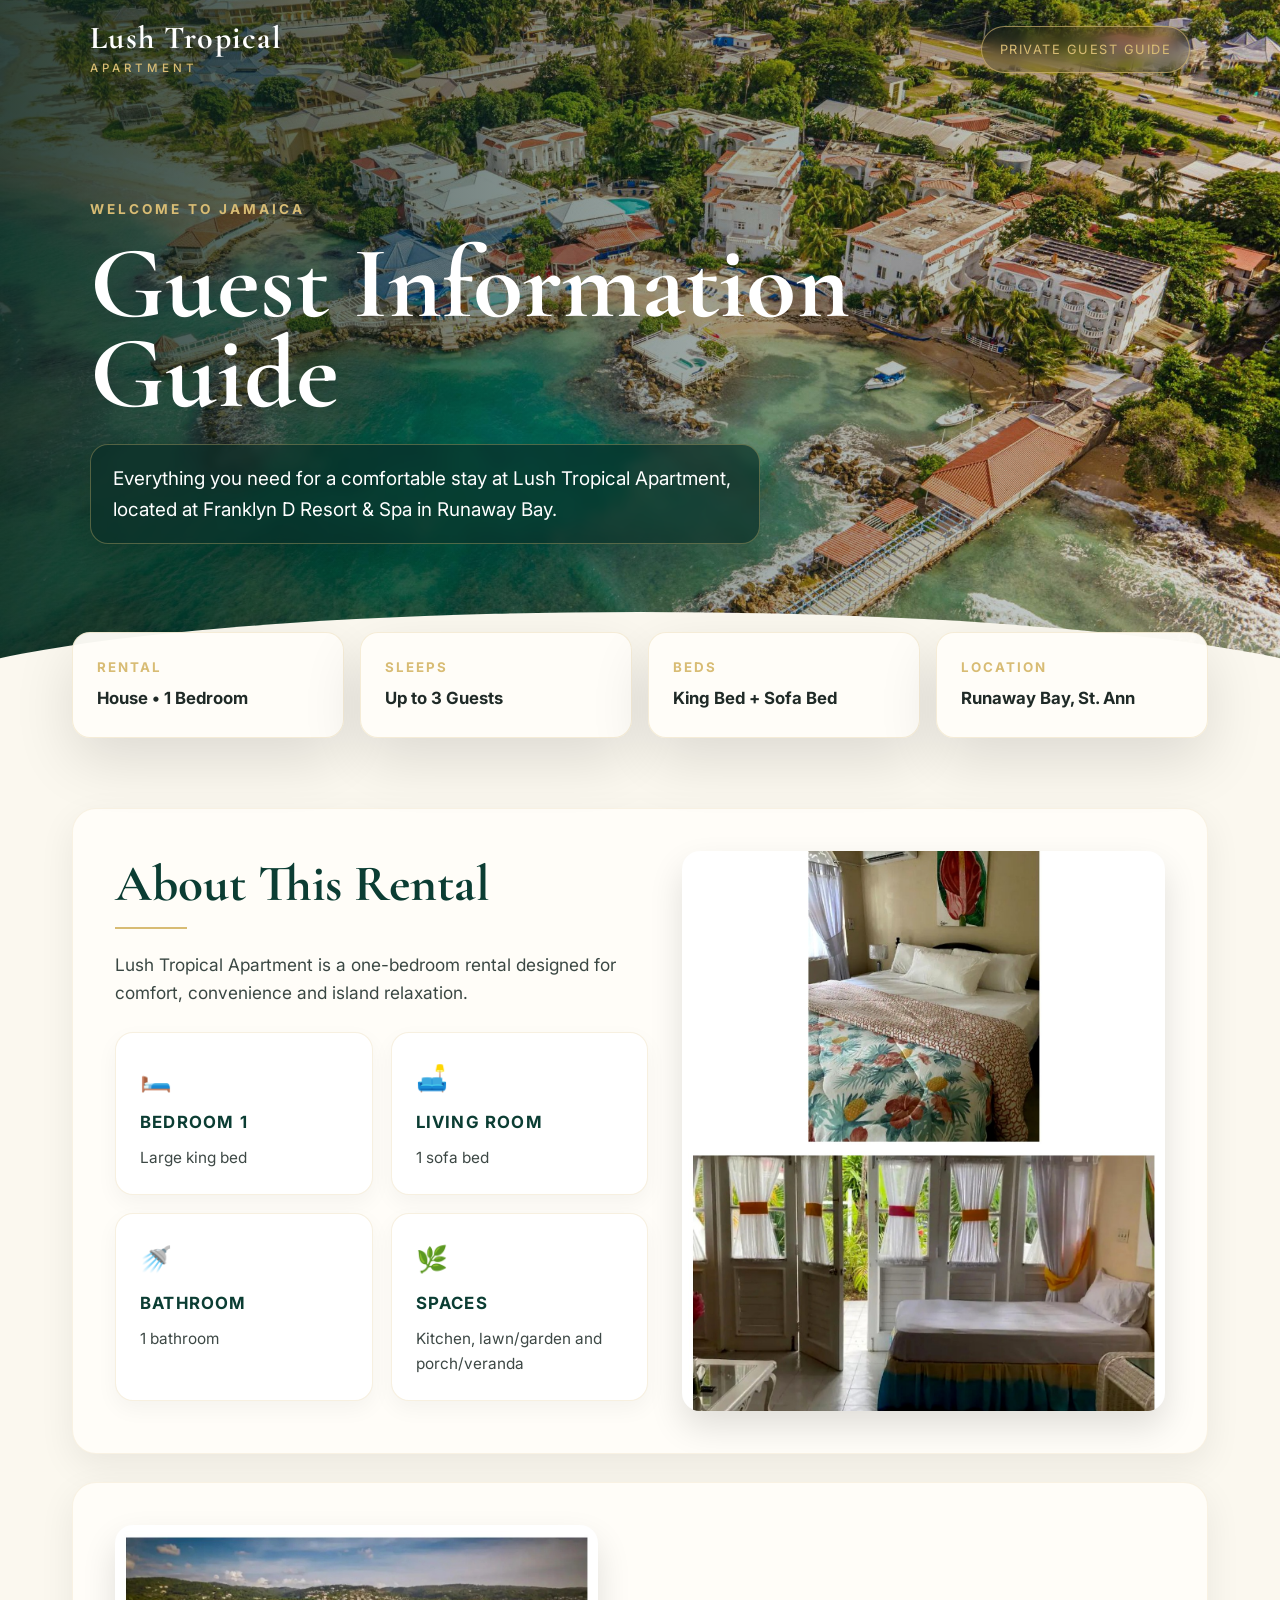
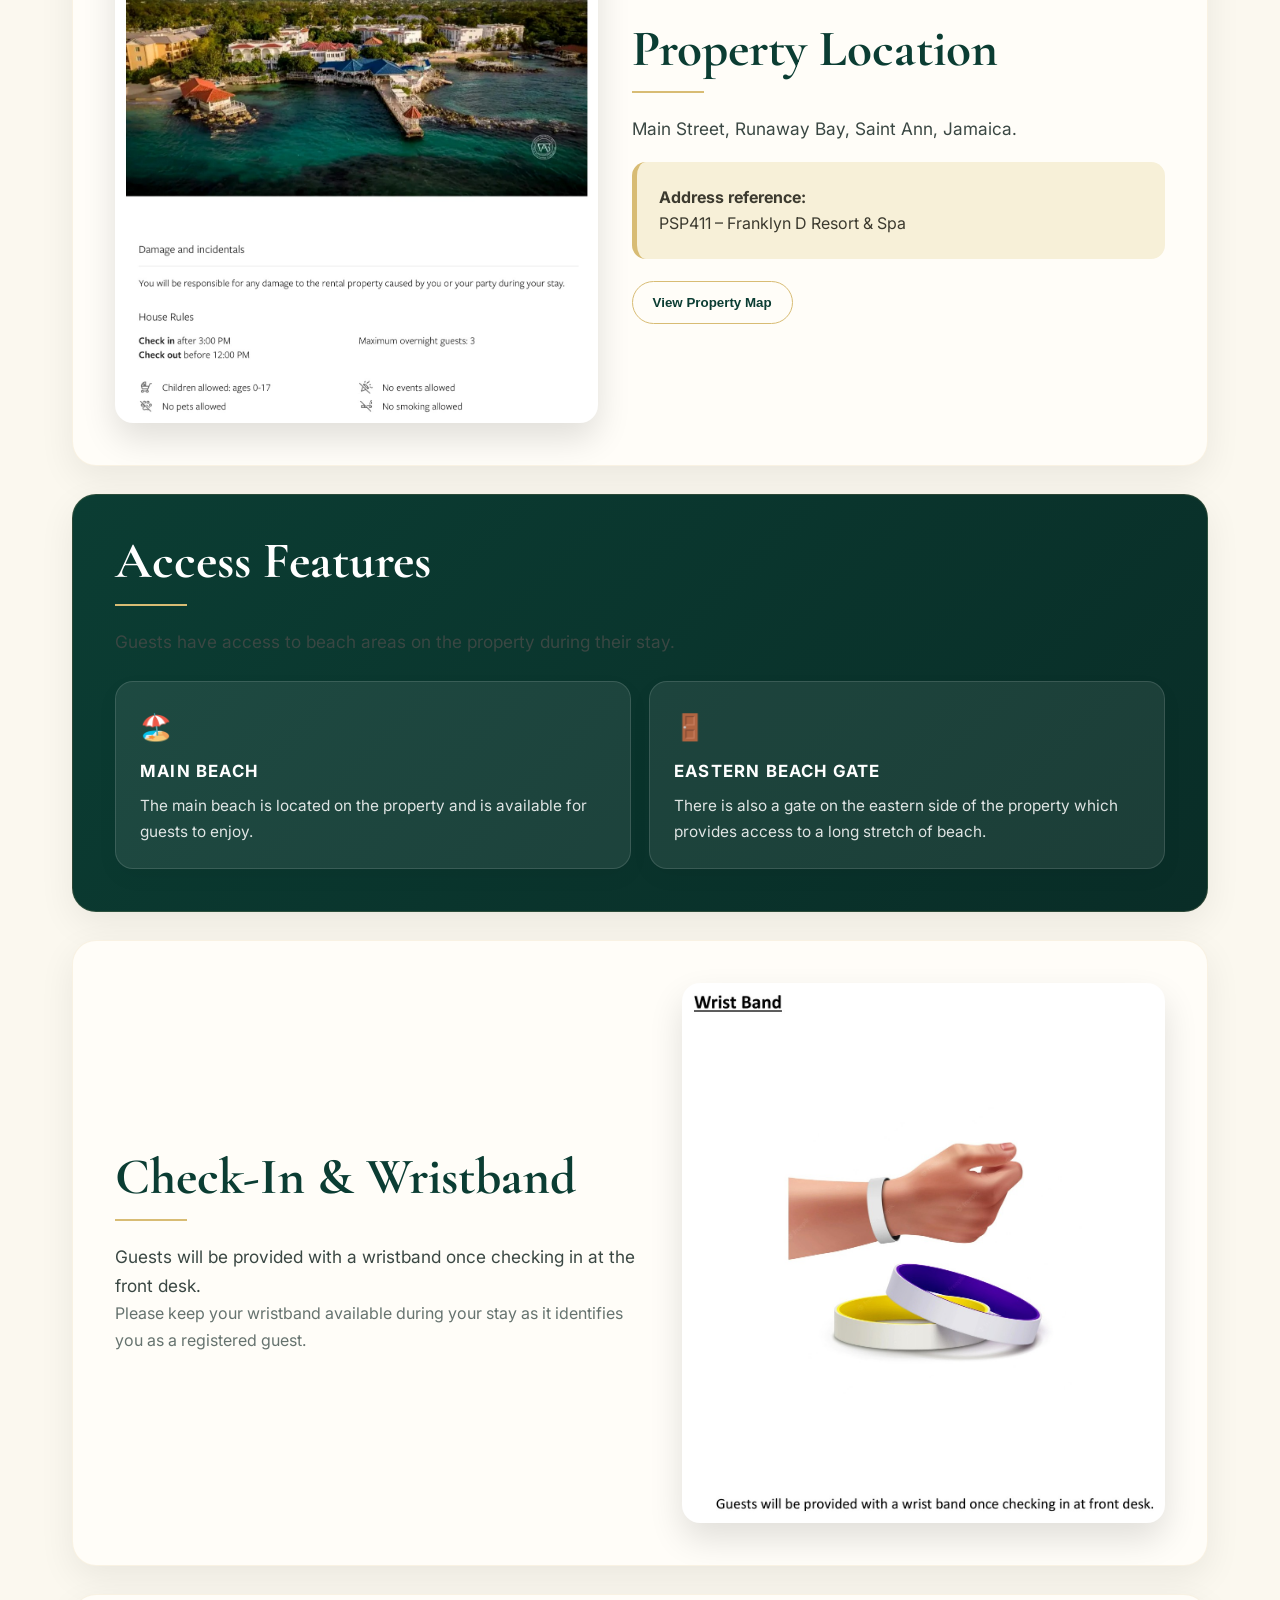
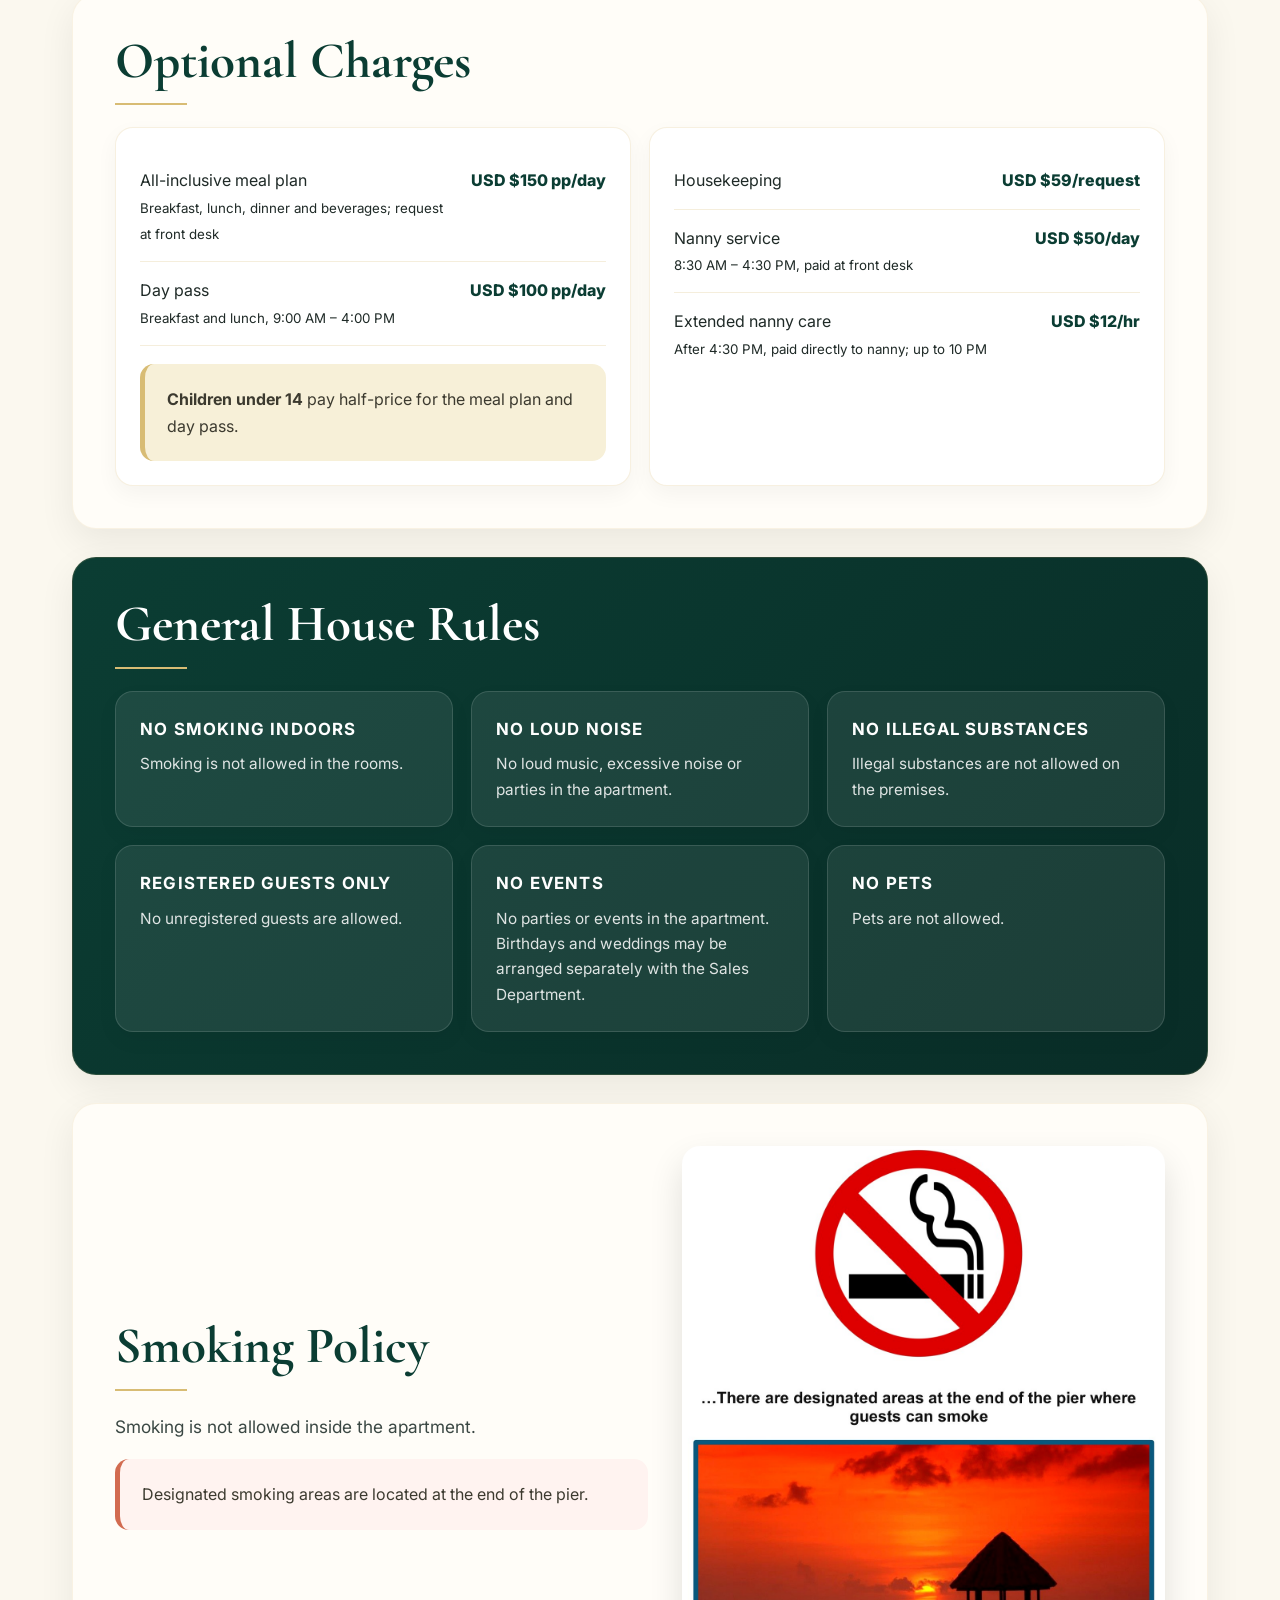
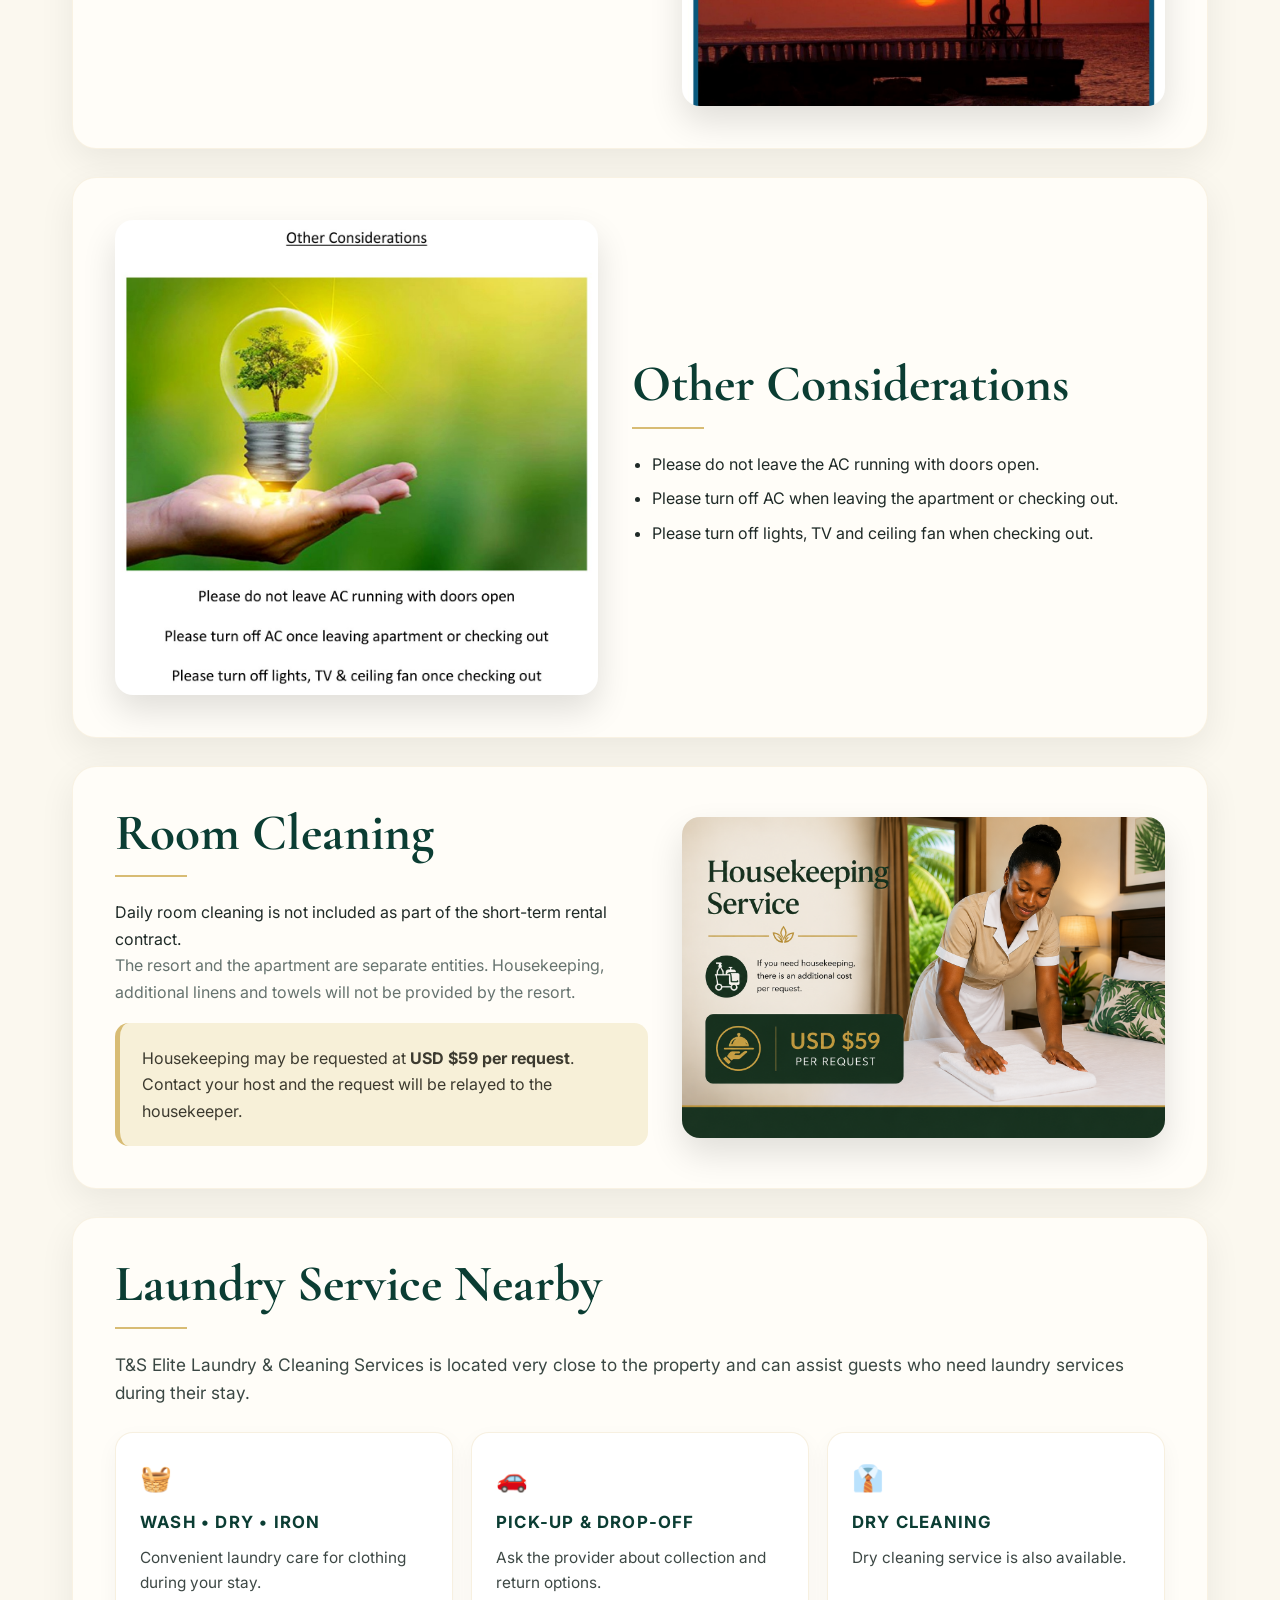
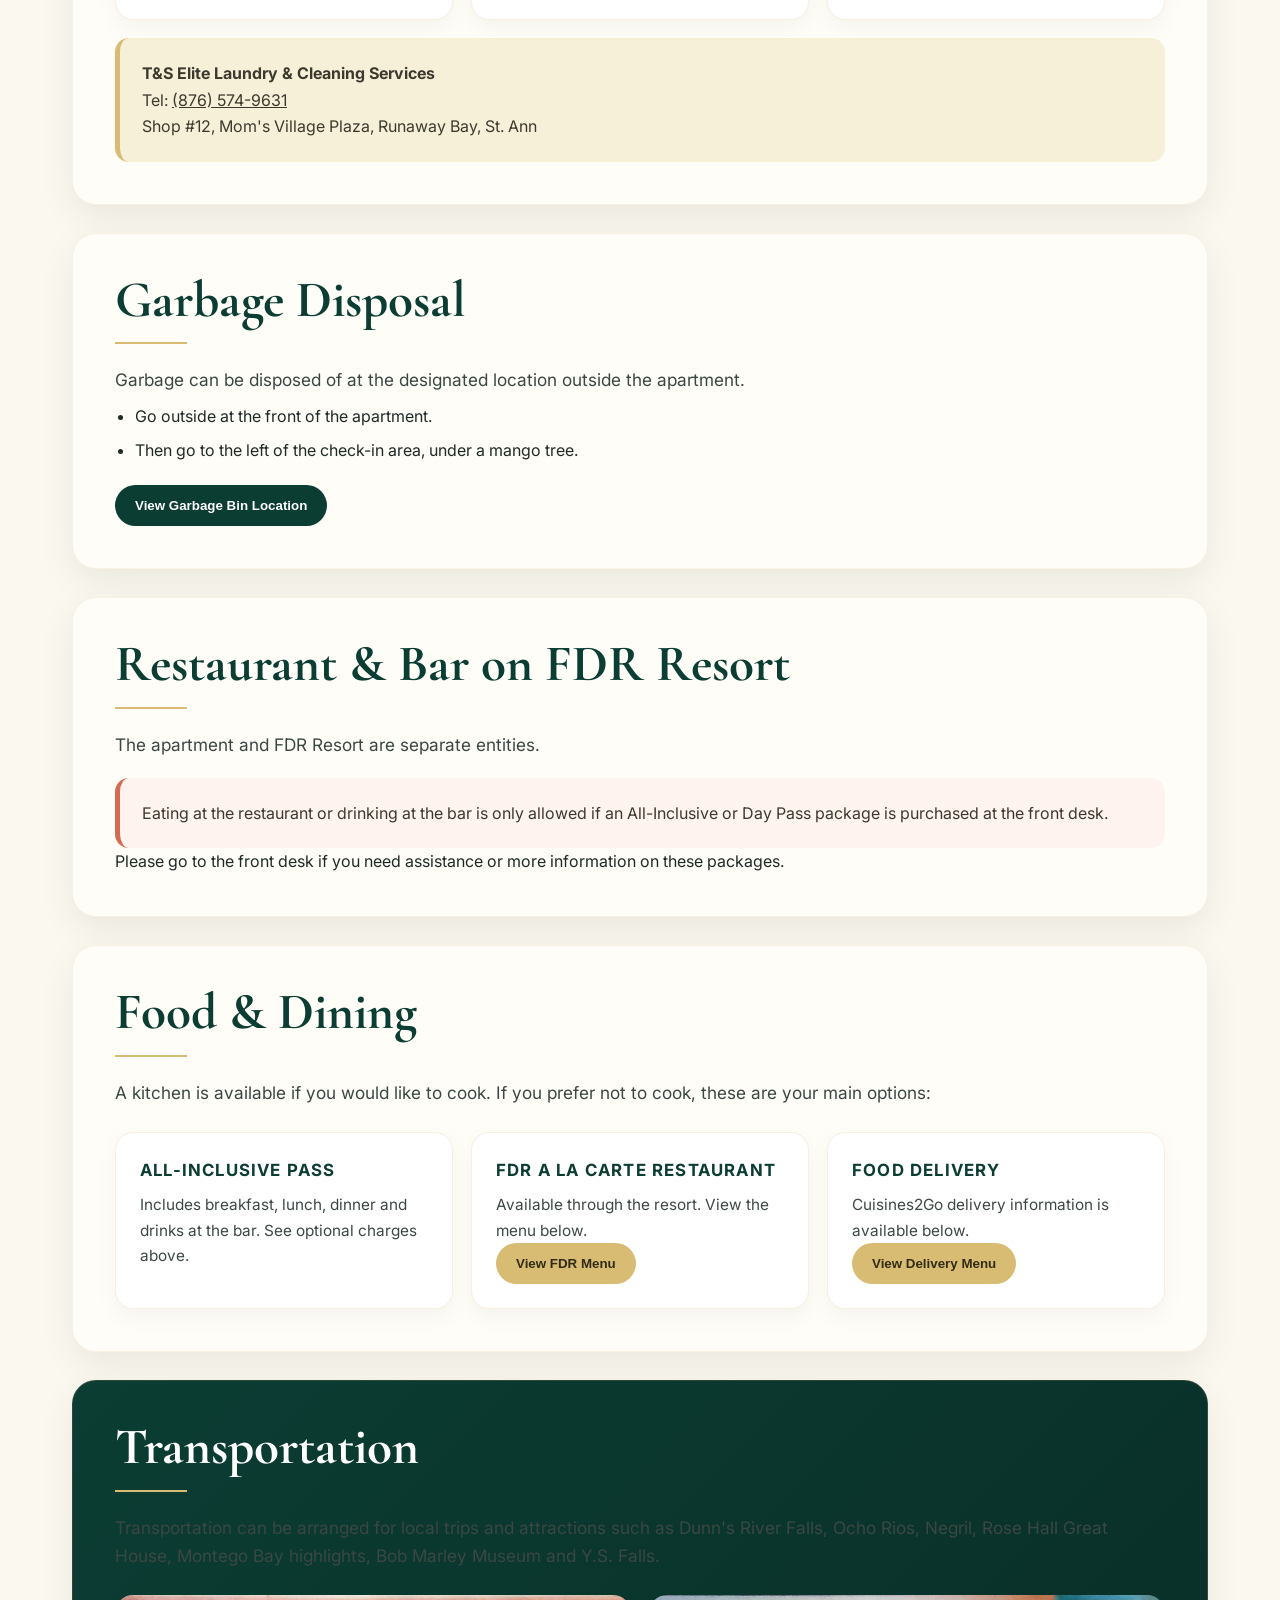
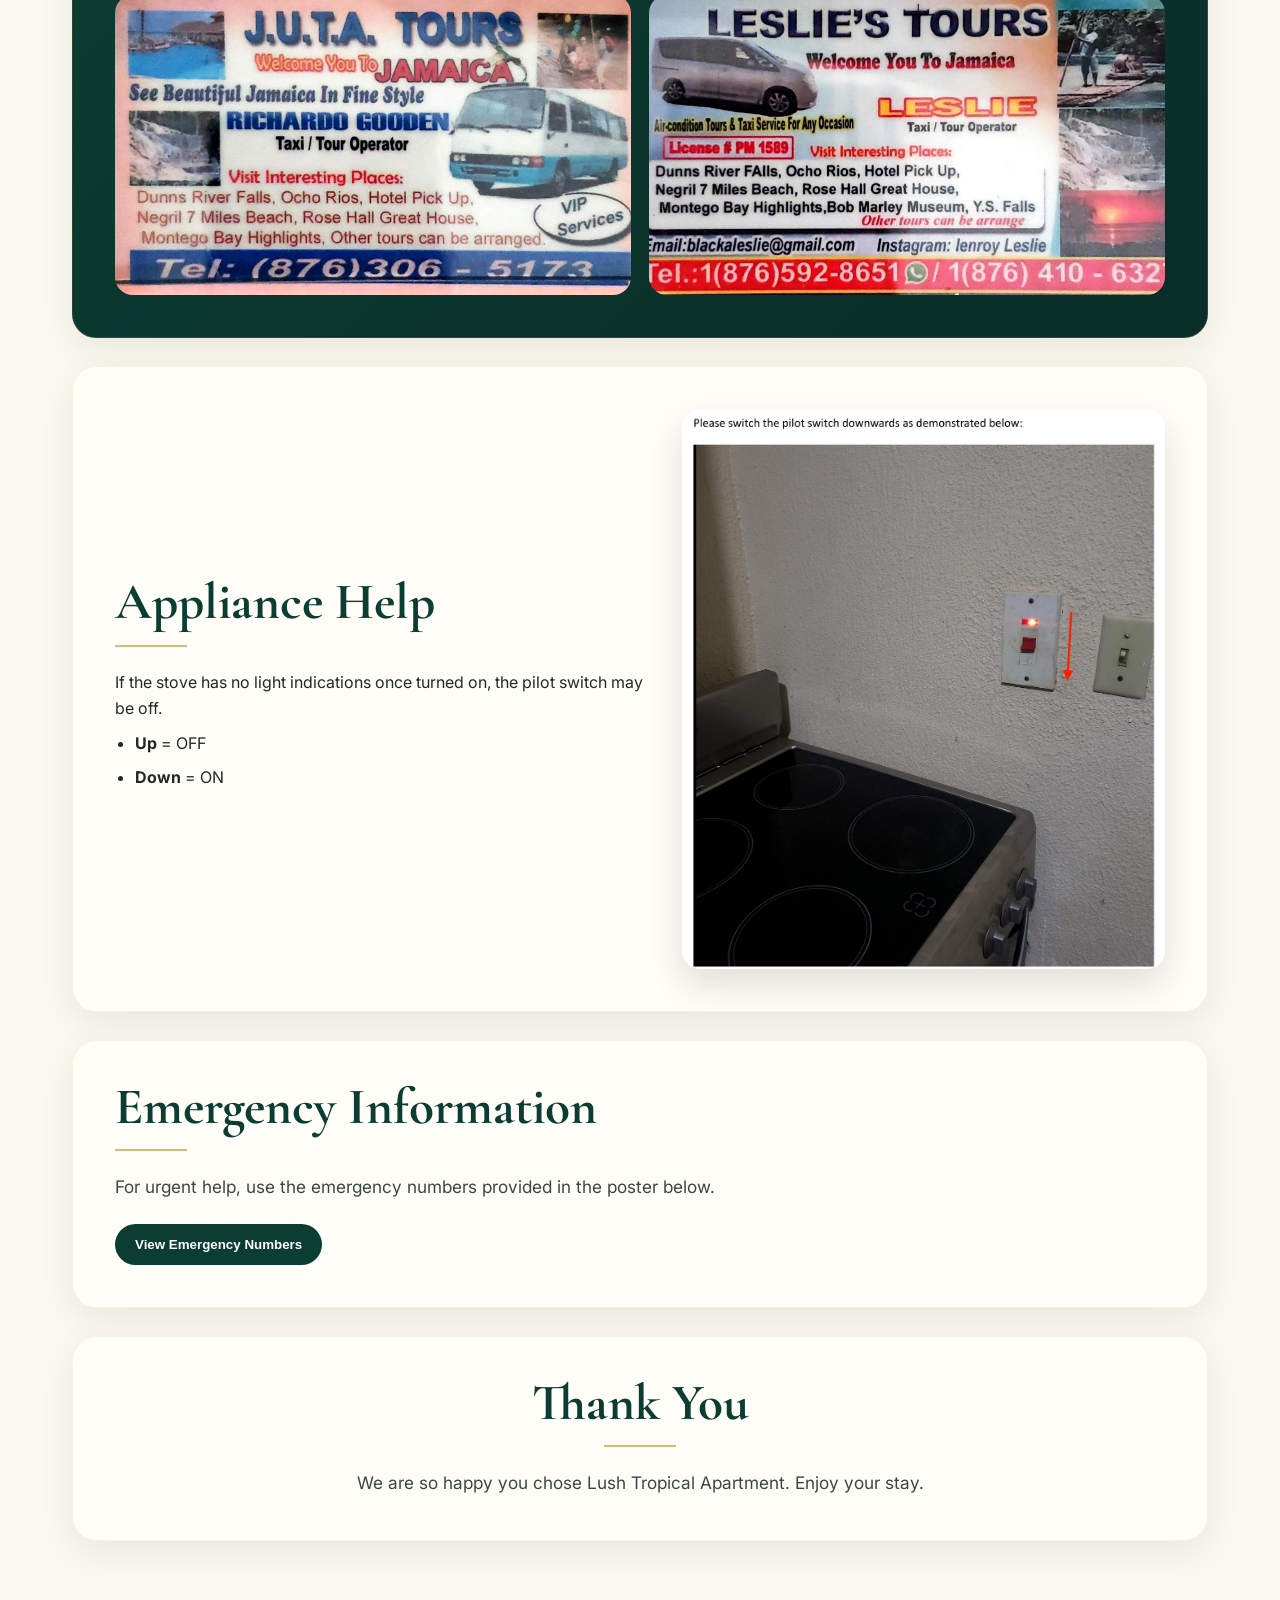
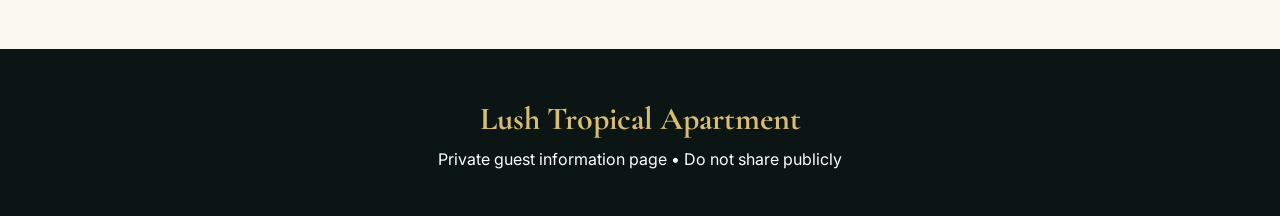
<file: guest-manual-7x4k9q.html>
<!DOCTYPE html>
<html lang="en">
<head>
  <meta charset="UTF-8" />
  <meta name="viewport" content="width=device-width, initial-scale=1.0" />
  <title>Guest Guide | Lush Tropical Apartment</title>
  <meta name="robots" content="noindex,nofollow,noarchive,nosnippet" />
  <meta name="googlebot" content="noindex,nofollow,noarchive,nosnippet" />
  <link href="https://fonts.googleapis.com/css2?family=Cormorant+Garamond:wght@500;600;700&family=Inter:wght@300;400;500;600;700&display=swap" rel="stylesheet">
  <style>
    :root{
      --green:#0b3d33;
      --green2:#092d27;
      --gold:#d8bc74;
      --cream:#fbf8ef;
      --paper:#fffdf8;
      --ink:#1f2a27;
      --muted:#66736f;
      --shadow:0 22px 60px rgba(0,0,0,.12);
      --radius:24px;
    }
    *{box-sizing:border-box;margin:0;padding:0}
    html{scroll-behavior:smooth}
    body{font-family:Inter,system-ui,sans-serif;background:var(--cream);color:var(--ink);line-height:1.65}
    a{color:inherit}
    .hero{min-height:78vh;background:linear-gradient(90deg,rgba(4,30,25,.82),rgba(4,30,25,.42),rgba(4,30,25,.12)),url('assets/hero.jpg') center/cover;display:flex;align-items:center;padding:36px 7vw;color:white;position:relative;overflow:hidden}
    .hero:after{content:"";position:absolute;left:-8%;bottom:-80px;width:116%;height:170px;background:var(--cream);border-radius:50% 50% 0 0/55% 55% 0 0}
    .nav{position:absolute;top:24px;left:7vw;right:7vw;display:flex;justify-content:space-between;align-items:center;z-index:3}
    .brand{font-family:'Cormorant Garamond',serif;font-size:2rem;letter-spacing:1.5px;font-weight:700;line-height:.9}
    .brand span{display:block;font:500 .72rem Inter,sans-serif;letter-spacing:4px;color:var(--gold);margin-top:8px}
    .pill{border:1px solid rgba(216,188,116,.65);padding:12px 18px;border-radius:999px;color:var(--gold);font-size:.8rem;letter-spacing:1.5px;text-transform:uppercase;background:rgba(0,0,0,.12);backdrop-filter:blur(8px)}
    .hero-content{position:relative;z-index:2;max-width:780px;margin-top:40px}
    .eyebrow{color:var(--gold);font-weight:700;letter-spacing:3px;text-transform:uppercase;margin-bottom:18px;font-size:.85rem}
    h1{font-family:'Cormorant Garamond',serif;font-size:clamp(3.2rem,8vw,7rem);line-height:.88;margin-bottom:26px;max-width:850px}
    .hero p{font-size:1.18rem;max-width:670px;color:#fff;background:rgba(9,45,39,.68);padding:18px 22px;border-radius:18px;border:1px solid rgba(216,188,116,.35);box-shadow:0 14px 32px rgba(0,0,0,.18);backdrop-filter:blur(4px)}
    .quick{position:relative;z-index:5;max-width:1180px;margin:-70px auto 70px;padding:0 22px;display:grid;grid-template-columns:repeat(4,1fr);gap:16px}
    .quick-card{background:rgba(255,253,248,.96);border:1px solid rgba(216,188,116,.25);border-radius:18px;padding:24px;box-shadow:var(--shadow)}
    .quick-card small{display:block;color:var(--gold);text-transform:uppercase;letter-spacing:2px;font-weight:700;margin-bottom:6px}.quick-card strong{font-size:1.05rem}
    .wrap{max-width:1180px;margin:auto;padding:0 22px 80px}.section{margin:28px 0;background:var(--paper);border-radius:var(--radius);box-shadow:0 12px 36px rgba(0,0,0,.07);overflow:hidden;border:1px solid rgba(216,188,116,.16)}
    .section-inner{padding:42px}.split{display:grid;grid-template-columns:1.05fr .95fr;gap:34px;align-items:center}.split.reverse{grid-template-columns:.95fr 1.05fr}.photo{width:100%;border-radius:18px;box-shadow:0 16px 34px rgba(0,0,0,.12);display:block;max-height:560px;object-fit:cover;background:white}
    h2{font-family:'Cormorant Garamond',serif;color:var(--green);font-size:clamp(2.4rem,4vw,4rem);line-height:.95;margin-bottom:18px}.gold-line{width:72px;height:2px;background:var(--gold);margin:0 0 22px}.lead{font-size:1.08rem;color:#3a4743}.muted{color:var(--muted)}
    .grid{display:grid;gap:18px}.grid-2{grid-template-columns:repeat(2,1fr)}.grid-3{grid-template-columns:repeat(3,1fr)}.grid-4{grid-template-columns:repeat(4,1fr)}
    .info-card{border-radius:18px;padding:24px;background:#fff;border:1px solid rgba(216,188,116,.22);box-shadow:0 8px 22px rgba(0,0,0,.045)}.icon{font-size:1.6rem;margin-bottom:10px}.info-card h3{color:var(--green);margin-bottom:8px;font-size:1.05rem;text-transform:uppercase;letter-spacing:1.2px}.info-card p,.info-card li{color:#3d4845;font-size:.96rem}.list{padding-left:20px}.list li{margin:8px 0}.price{display:flex;justify-content:space-between;gap:20px;border-bottom:1px solid rgba(216,188,116,.25);padding:15px 0}.price:last-child{border-bottom:0}.amount{font-weight:800;color:var(--green);white-space:nowrap}
    .dark{background:linear-gradient(135deg,var(--green),var(--green2));color:white}.dark h2,.dark h3{color:white}.dark .gold-line{background:var(--gold)}.dark .info-card{background:rgba(255,255,255,.08);border-color:rgba(255,255,255,.13)}.dark .info-card p,.dark .info-card li{color:rgba(255,255,255,.86)}
    .callout{background:#f7f0d8;border-left:5px solid var(--gold);border-radius:14px;padding:22px;margin-top:18px;color:#3c3a2f}.warning{background:#fff3f0;border-left-color:#d26b50}.button-row{display:flex;gap:12px;flex-wrap:wrap;margin-top:22px}.btn{border:0;background:var(--green);color:white;padding:13px 20px;border-radius:999px;font-weight:700;text-decoration:none;cursor:pointer;display:inline-flex;align-items:center;gap:8px}.btn.gold{background:var(--gold);color:#332b12}.btn.outline{background:transparent;border:1px solid var(--gold);color:var(--green)}
    .image-strip{display:grid;grid-template-columns:1fr 1fr;gap:18px}.image-strip img{height:300px;object-fit:cover;border-radius:18px;width:100%}.modal{display:none;position:fixed;z-index:9999;inset:0;background:rgba(5,20,17,.88);padding:30px;align-items:center;justify-content:center}.modal.open{display:flex}.modal-card{background:#fffdf8;border-radius:22px;max-width:1100px;width:100%;max-height:92vh;overflow:auto;position:relative;padding:22px;box-shadow:var(--shadow)}.modal-card img{width:100%;height:auto;border-radius:14px;display:block}.close{position:sticky;top:0;float:right;margin-bottom:8px;background:var(--green);color:white;border:0;border-radius:999px;padding:10px 14px;cursor:pointer;font-weight:800}
    .footer{padding:44px 22px;background:#0b1513;color:white;text-align:center}.footer strong{font-family:'Cormorant Garamond',serif;font-size:2rem;display:block;color:var(--gold)}
    @media(max-width:900px){.quick,.grid-4{grid-template-columns:1fr 1fr}.split,.split.reverse,.grid-2,.grid-3{grid-template-columns:1fr}.section-inner{padding:28px}.nav{left:22px;right:22px}.pill{display:none}.quick{margin-top:-42px}.image-strip{grid-template-columns:1fr}.image-strip img{height:auto}}
    @media(max-width:560px){.quick,.grid-4{grid-template-columns:1fr}.hero{min-height:68vh;padding:28px 22px}.brand{font-size:1.55rem}.hero p{font-size:1rem}.section-inner{padding:22px}.price{display:block}.amount{display:block;margin-top:4px}}
    @media print{.hero,.quick,.button-row,.footer{display:none}.section{box-shadow:none;break-inside:avoid}.wrap{padding:0}.modal{display:none!important}}
  </style>
</head>
<body>
  <header class="hero">
    <div class="nav"><div class="brand">Lush Tropical<span>APARTMENT</span></div><div class="pill">Private Guest Guide</div></div>
    <div class="hero-content"><div class="eyebrow">Welcome to Jamaica</div><h1>Guest Information Guide</h1><p>Everything you need for a comfortable stay at Lush Tropical Apartment, located at Franklyn D Resort & Spa in Runaway Bay.</p></div>
  </header>

  <section class="quick">
    <div class="quick-card"><small>Rental</small><strong>House • 1 Bedroom</strong></div>
    <div class="quick-card"><small>Sleeps</small><strong>Up to 3 Guests</strong></div>
    <div class="quick-card"><small>Beds</small><strong>King Bed + Sofa Bed</strong></div>
    <div class="quick-card"><small>Location</small><strong>Runaway Bay, St. Ann</strong></div>
  </section>

  <main class="wrap">
    <section class="section" id="about">
      <div class="section-inner split">
        <div><h2>About This Rental</h2><div class="gold-line"></div><p class="lead">Lush Tropical Apartment is a one-bedroom rental designed for comfort, convenience and island relaxation.</p><div class="grid grid-2" style="margin-top:24px"><div class="info-card"><div class="icon">🛏️</div><h3>Bedroom 1</h3><p>Large king bed</p></div><div class="info-card"><div class="icon">🛋️</div><h3>Living Room</h3><p>1 sofa bed</p></div><div class="info-card"><div class="icon">🚿</div><h3>Bathroom</h3><p>1 bathroom</p></div><div class="info-card"><div class="icon">🌿</div><h3>Spaces</h3><p>Kitchen, lawn/garden and porch/veranda</p></div></div></div>
        <img class="photo" src="assets/beds-living.jpg" alt="Bedroom and living space">
      </div>
    </section>

    <section class="section"><div class="section-inner split reverse"><img class="photo" src="assets/resort-aerial.jpg" alt="Aerial view of resort"><div><h2>Property Location</h2><div class="gold-line"></div><p class="lead">Main Street, Runaway Bay, Saint Ann, Jamaica.</p><div class="callout"><strong>Address reference:</strong><br>PSP411 – Franklyn D Resort & Spa</div><div class="button-row"><button class="btn outline" onclick="openModal('mapModal')">View Property Map</button></div></div></div></section>

    <section class="section dark"><div class="section-inner"><h2>Access Features</h2><div class="gold-line"></div><p class="lead">Guests have access to beach areas on the property during their stay.</p><div class="grid grid-2" style="margin-top:24px"><div class="info-card"><div class="icon">🏖️</div><h3>Main Beach</h3><p>The main beach is located on the property and is available for guests to enjoy.</p></div><div class="info-card"><div class="icon">🚪</div><h3>Eastern Beach Gate</h3><p>There is also a gate on the eastern side of the property which provides access to a long stretch of beach.</p></div></div></div></section>

    <section class="section"><div class="section-inner split"><div><h2>Check-In & Wristband</h2><div class="gold-line"></div><p class="lead">Guests will be provided with a wristband once checking in at the front desk.</p><p class="muted">Please keep your wristband available during your stay as it identifies you as a registered guest.</p></div><img class="photo" src="assets/wristband.jpg" alt="Guest wristband"></div></section>

    <section class="section"><div class="section-inner"><h2>Optional Charges</h2><div class="gold-line"></div><div class="grid grid-2"><div class="info-card"><div class="price"><span>All-inclusive meal plan<br><small>Breakfast, lunch, dinner and beverages; request at front desk</small></span><span class="amount">USD $150 pp/day</span></div><div class="price"><span>Day pass<br><small>Breakfast and lunch, 9:00 AM – 4:00 PM</small></span><span class="amount">USD $100 pp/day</span></div><div class="callout"><strong>Children under 14</strong> pay half-price for the meal plan and day pass.</div></div><div class="info-card"><div class="price"><span>Housekeeping</span><span class="amount">USD $59/request</span></div><div class="price"><span>Nanny service<br><small>8:30 AM – 4:30 PM, paid at front desk</small></span><span class="amount">USD $50/day</span></div><div class="price"><span>Extended nanny care<br><small>After 4:30 PM, paid directly to nanny; up to 10 PM</small></span><span class="amount">USD $12/hr</span></div></div></div></div></section>

    <section class="section dark"><div class="section-inner"><h2>General House Rules</h2><div class="gold-line"></div><div class="grid grid-3"><div class="info-card"><h3>No Smoking Indoors</h3><p>Smoking is not allowed in the rooms.</p></div><div class="info-card"><h3>No Loud Noise</h3><p>No loud music, excessive noise or parties in the apartment.</p></div><div class="info-card"><h3>No Illegal Substances</h3><p>Illegal substances are not allowed on the premises.</p></div><div class="info-card"><h3>Registered Guests Only</h3><p>No unregistered guests are allowed.</p></div><div class="info-card"><h3>No Events</h3><p>No parties or events in the apartment. Birthdays and weddings may be arranged separately with the Sales Department.</p></div><div class="info-card"><h3>No Pets</h3><p>Pets are not allowed.</p></div></div></div></section>

    <section class="section"><div class="section-inner split"><div><h2>Smoking Policy</h2><div class="gold-line"></div><p class="lead">Smoking is not allowed inside the apartment.</p><div class="callout warning">Designated smoking areas are located at the end of the pier.</div></div><img class="photo" src="assets/no-smoking-pier.jpg" alt="No smoking policy and pier area"></div></section>

    <section class="section"><div class="section-inner split reverse"><img class="photo" src="assets/energy.jpg" alt="Energy saving reminder"><div><h2>Other Considerations</h2><div class="gold-line"></div><ul class="list"><li>Please do not leave the AC running with doors open.</li><li>Please turn off AC when leaving the apartment or checking out.</li><li>Please turn off lights, TV and ceiling fan when checking out.</li></ul></div></div></section>

    <section class="section"><div class="section-inner split"><div><h2>Room Cleaning</h2><div class="gold-line"></div><p>Daily room cleaning is not included as part of the short-term rental contract.</p><p class="muted">The resort and the apartment are separate entities. Housekeeping, additional linens and towels will not be provided by the resort.</p><div class="callout">Housekeeping may be requested at <strong>USD $59 per request</strong>. Contact your host and the request will be relayed to the housekeeper.</div></div><img class="photo" src="assets/housekeeping.jpg" alt="Housekeeping"></div></section>

    <section class="section"><div class="section-inner"><h2>Laundry Service Nearby</h2><div class="gold-line"></div><p class="lead">T&amp;S Elite Laundry &amp; Cleaning Services is located very close to the property and can assist guests who need laundry services during their stay.</p><div class="grid grid-3" style="margin-top:24px"><div class="info-card"><div class="icon">🧺</div><h3>Wash • Dry • Iron</h3><p>Convenient laundry care for clothing during your stay.</p></div><div class="info-card"><div class="icon">🚗</div><h3>Pick-up &amp; Drop-off</h3><p>Ask the provider about collection and return options.</p></div><div class="info-card"><div class="icon">👔</div><h3>Dry Cleaning</h3><p>Dry cleaning service is also available.</p></div></div><div class="callout"><strong>T&amp;S Elite Laundry &amp; Cleaning Services</strong><br>Tel: <a href="tel:+18765749631">(876) 574-9631</a><br>Shop #12, Mom's Village Plaza, Runaway Bay, St. Ann</div></div></section>

    <section class="section"><div class="section-inner"><h2>Garbage Disposal</h2><div class="gold-line"></div><p class="lead">Garbage can be disposed of at the designated location outside the apartment.</p><ul class="list"><li>Go outside at the front of the apartment.</li><li>Then go to the left of the check-in area, under a mango tree.</li></ul><div class="button-row"><button class="btn" onclick="openModal('garbageModal')">View Garbage Bin Location</button></div></div></section>

    <section class="section"><div class="section-inner"><h2>Restaurant & Bar on FDR Resort</h2><div class="gold-line"></div><p class="lead">The apartment and FDR Resort are separate entities.</p><div class="callout warning">Eating at the restaurant or drinking at the bar is only allowed if an All-Inclusive or Day Pass package is purchased at the front desk.</div><p>Please go to the front desk if you need assistance or more information on these packages.</p></div></section>

    <section class="section"><div class="section-inner"><h2>Food & Dining</h2><div class="gold-line"></div><p class="lead">A kitchen is available if you would like to cook. If you prefer not to cook, these are your main options:</p><div class="grid grid-3" style="margin-top:24px"><div class="info-card"><h3>All-Inclusive Pass</h3><p>Includes breakfast, lunch, dinner and drinks at the bar. See optional charges above.</p></div><div class="info-card"><h3>FDR A La Carte Restaurant</h3><p>Available through the resort. View the menu below.</p><button class="btn gold" onclick="openModal('fdrMenuModal')">View FDR Menu</button></div><div class="info-card"><h3>Food Delivery</h3><p>Cuisines2Go delivery information is available below.</p><button class="btn gold" onclick="openModal('cuisinesModal')">View Delivery Menu</button></div></div></div></section>

    <section class="section dark"><div class="section-inner"><h2>Transportation</h2><div class="gold-line"></div><p class="lead">Transportation can be arranged for local trips and attractions such as Dunn's River Falls, Ocho Rios, Negril, Rose Hall Great House, Montego Bay highlights, Bob Marley Museum and Y.S. Falls.</p><div class="image-strip" style="margin-top:24px"><img src="assets/richardo-tours.jpg" alt="Richardo Tours"><img src="assets/leslie-tours.jpg" alt="Leslie's Tours"></div></div></section>

    <section class="section"><div class="section-inner split"><div><h2>Appliance Help</h2><div class="gold-line"></div><p>If the stove has no light indications once turned on, the pilot switch may be off.</p><ul class="list"><li><strong>Up</strong> = OFF</li><li><strong>Down</strong> = ON</li></ul></div><img class="photo" src="assets/stove-switch.jpg" alt="Stove pilot switch"></div></section>

    <section class="section"><div class="section-inner"><h2>Emergency Information</h2><div class="gold-line"></div><p class="lead">For urgent help, use the emergency numbers provided in the poster below.</p><div class="button-row"><button class="btn" onclick="openModal('emergencyModal')">View Emergency Numbers</button></div></div></section>

    <section class="section"><div class="section-inner" style="text-align:center"><h2>Thank You</h2><div class="gold-line" style="margin-left:auto;margin-right:auto"></div><p class="lead">We are so happy you chose Lush Tropical Apartment. Enjoy your stay.</p></div></section>
  </main>

  <footer class="footer"><strong>Lush Tropical Apartment</strong><p>Private guest information page • Do not share publicly</p></footer>

  <div id="garbageModal" class="modal" onclick="closeOnBg(event,'garbageModal')"><div class="modal-card"><button class="close" onclick="closeModal('garbageModal')">Close ×</button><div class="image-strip"><img src="assets/garbage-location-1.jpg" alt="Garbage location 1"><img src="assets/garbage-location-2.jpg" alt="Garbage location 2"></div></div></div>
  <div id="fdrMenuModal" class="modal" onclick="closeOnBg(event,'fdrMenuModal')"><div class="modal-card"><button class="close" onclick="closeModal('fdrMenuModal')">Close ×</button><img src="assets/fdr-menu.jpg" alt="FDR menu"></div></div>
  <div id="cuisinesModal" class="modal" onclick="closeOnBg(event,'cuisinesModal')"><div class="modal-card"><button class="close" onclick="closeModal('cuisinesModal')">Close ×</button><img src="assets/cuisines2go-info.jpg" alt="Cuisines2Go info" style="margin-bottom:18px"><img src="assets/cuisines2go-menu.jpg" alt="Cuisines2Go menu"></div></div>
  <div id="mapModal" class="modal" onclick="closeOnBg(event,'mapModal')"><div class="modal-card"><button class="close" onclick="closeModal('mapModal')">Close ×</button><img src="assets/property-map.jpg" alt="Property map"></div></div>
  <div id="emergencyModal" class="modal" onclick="closeOnBg(event,'emergencyModal')"><div class="modal-card"><button class="close" onclick="closeModal('emergencyModal')">Close ×</button><img src="assets/emergency-numbers.jpg" alt="Emergency numbers"></div></div>

  <script>
    function openModal(id){document.getElementById(id).classList.add('open');document.body.style.overflow='hidden'}
    function closeModal(id){document.getElementById(id).classList.remove('open');document.body.style.overflow='auto'}
    function closeOnBg(e,id){if(e.target.id===id) closeModal(id)}
    document.addEventListener('keydown',function(e){if(e.key==='Escape'){document.querySelectorAll('.modal.open').forEach(m=>m.classList.remove('open'));document.body.style.overflow='auto'}})
  </script>
</body>
</html>
</file>
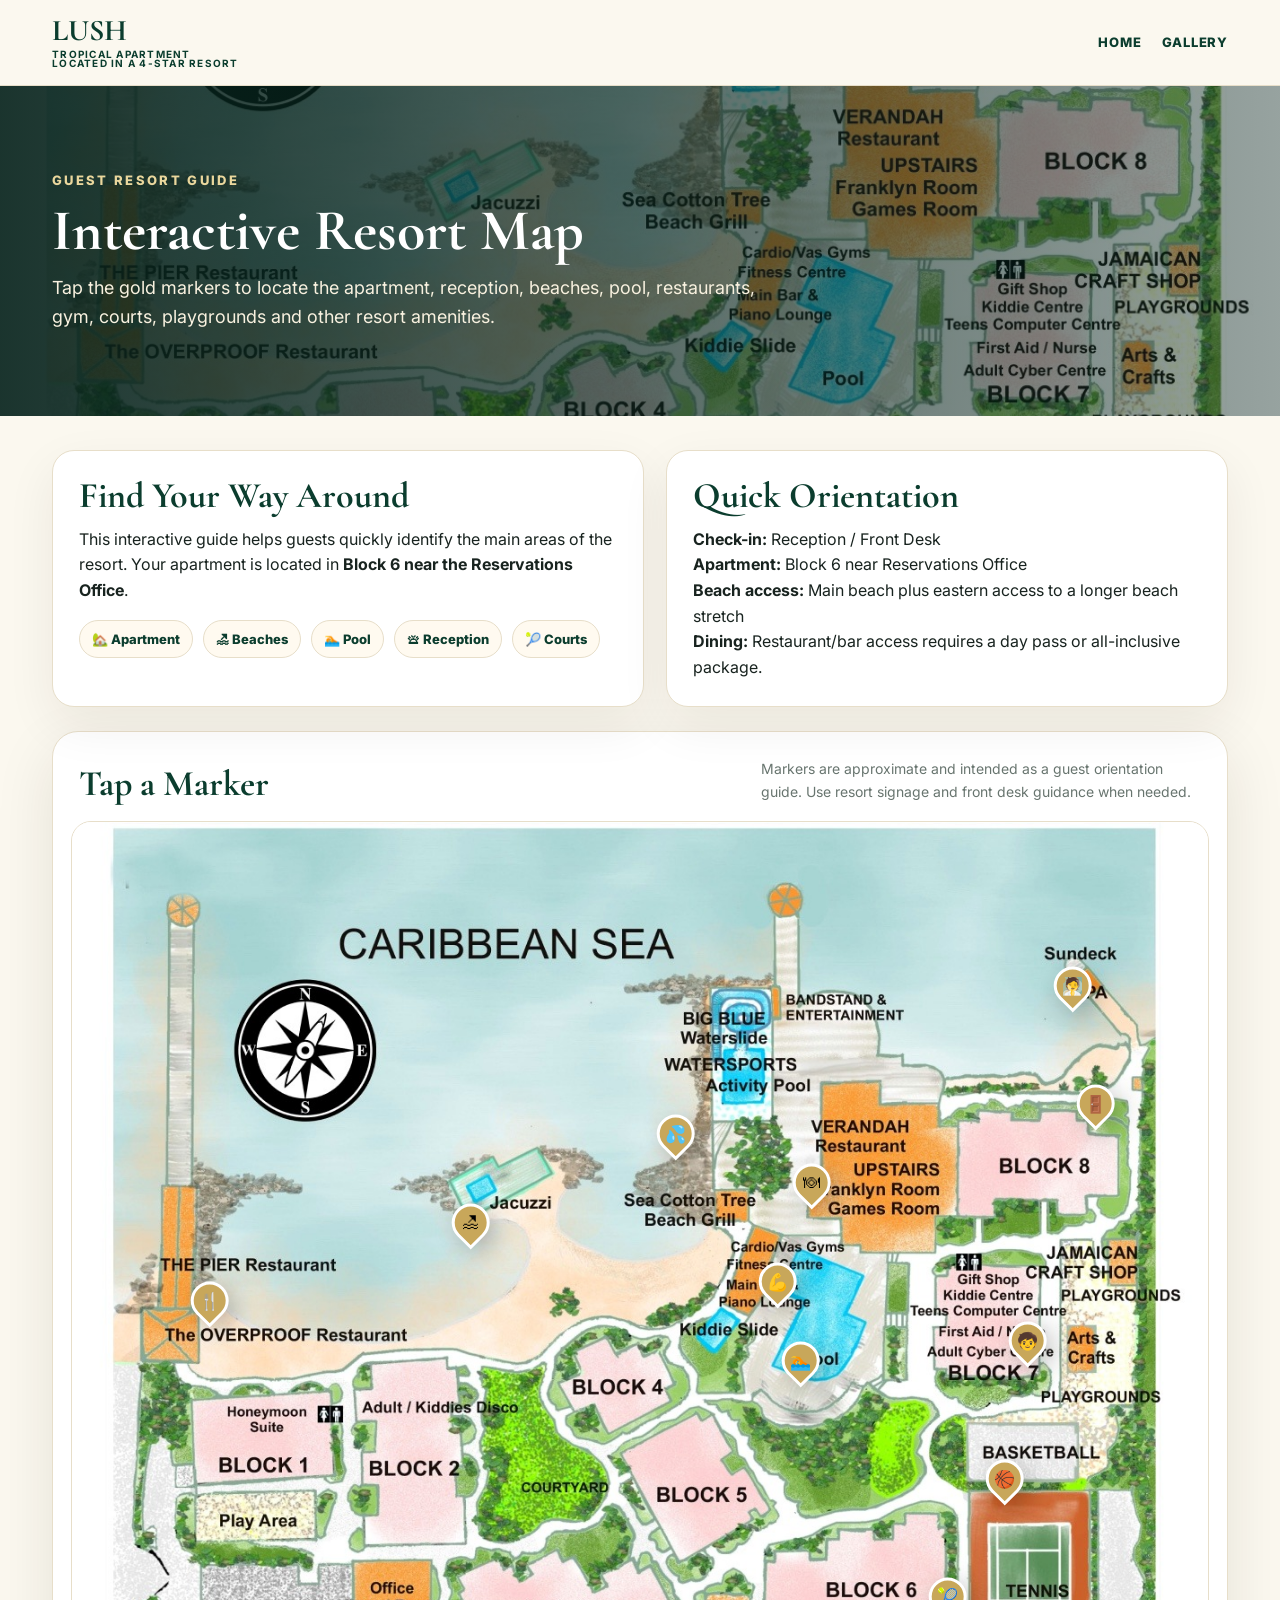
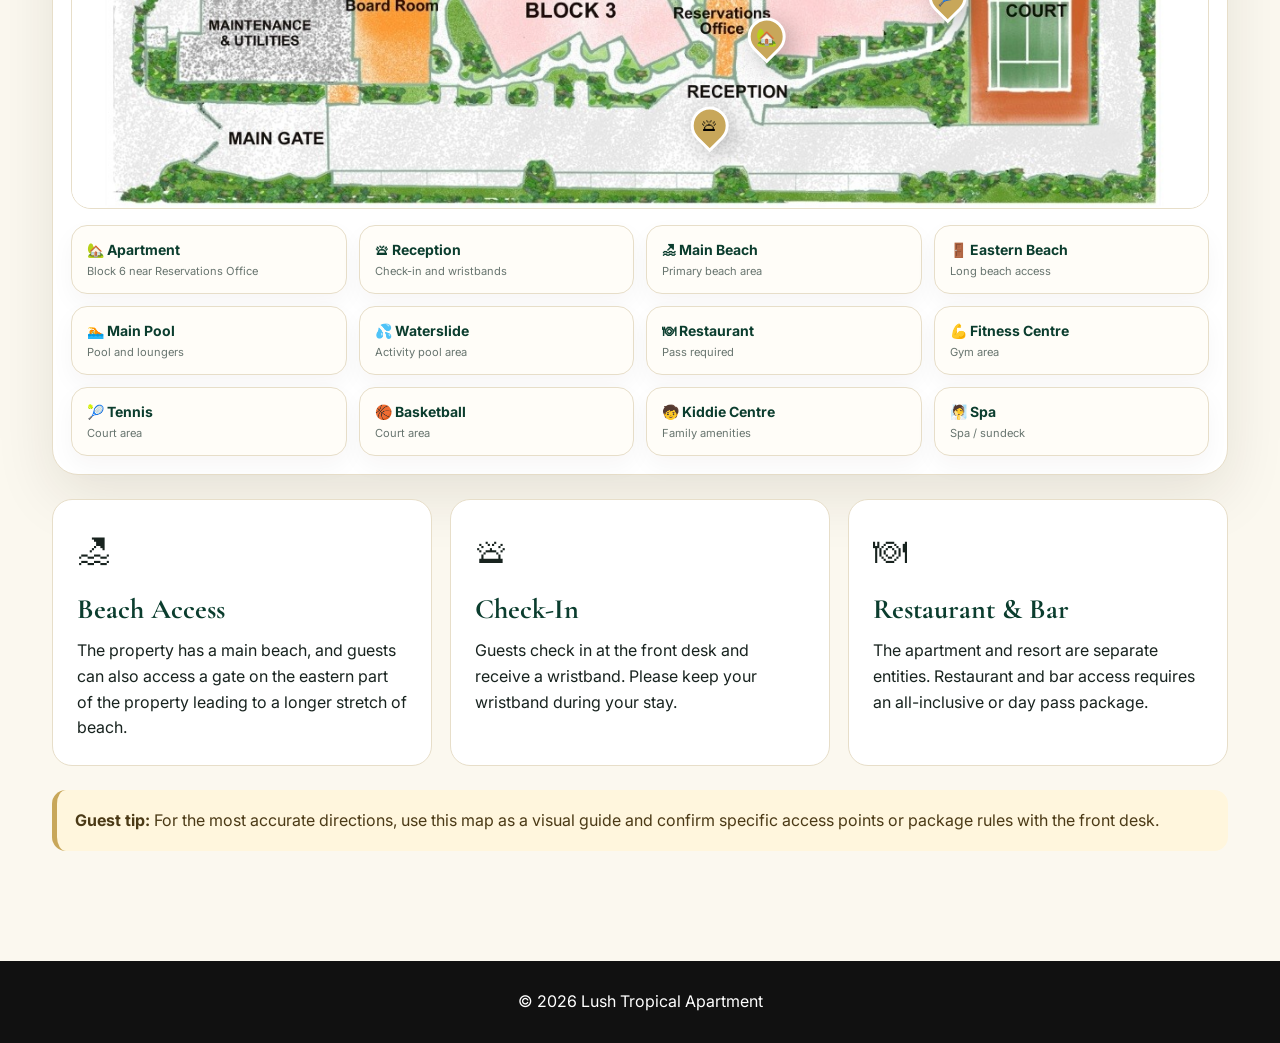
<file: resort-map.html>
<!DOCTYPE html>
<html lang="en">
<head>
<meta charset="UTF-8">
<meta name="viewport" content="width=device-width, initial-scale=1.0">
<title>Interactive Resort Map | Lush Tropical Apartment</title>
<meta name="description" content="Interactive resort map for Lush Tropical Apartment located in a 4-star resort in Runaway Bay, Jamaica.">
<link href="https://fonts.googleapis.com/css2?family=Cormorant+Garamond:wght@500;600;700&family=Inter:wght@300;400;500;600;700&display=swap" rel="stylesheet">

<style>
:root{
  --green:#0b3d2e;
  --green2:#123f33;
  --gold:#c8a75a;
  --cream:#fbf8ef;
  --soft:#fffdf8;
  --ink:#18231f;
  --muted:#68756f;
  --line:#e7dec9;
}
*{box-sizing:border-box;margin:0;padding:0}
html{scroll-behavior:smooth}
body{font-family:Inter,sans-serif;background:var(--cream);color:var(--ink);line-height:1.6}
a{text-decoration:none;color:inherit}
.header{
  position:sticky;top:0;z-index:100;background:rgba(251,248,239,.96);
  border-bottom:1px solid var(--line);backdrop-filter:blur(12px)
}
.nav{max-width:1220px;margin:auto;padding:17px 22px;display:flex;align-items:center;justify-content:space-between;gap:20px}
.brand{font-family:"Cormorant Garamond",serif;color:var(--green);font-size:30px;font-weight:700;line-height:.9}
.brand small{display:block;font-family:Inter,sans-serif;font-size:10px;letter-spacing:1.25px;margin-top:6px;text-transform:uppercase}
.navlinks{display:flex;gap:20px;font-size:13px;text-transform:uppercase;font-weight:800;letter-spacing:.06em}
.navlinks a{color:var(--green)}
.hero{
  min-height:330px;
  background:linear-gradient(90deg,rgba(7,35,28,.92),rgba(7,35,28,.42)),
  url('assets/resort-map.jpg');
  background-size:cover;background-position:center 40%;
  color:white;display:flex;align-items:center
}
.hero-inner{max-width:1220px;margin:auto;width:100%;padding:70px 22px}
.kicker{color:#ead79d;letter-spacing:.18em;text-transform:uppercase;font-weight:800;font-size:13px;margin-bottom:12px}
h1{font-family:"Cormorant Garamond",serif;font-size:58px;line-height:.95;margin-bottom:16px}
.hero p{font-size:18px;max-width:720px;color:#f8f1df}
.wrap{max-width:1220px;margin:auto;padding:34px 22px 70px}
.top-grid{display:grid;grid-template-columns:1fr .95fr;gap:22px;margin-bottom:24px}
.card{
  background:white;border:1px solid var(--line);border-radius:22px;padding:26px;
  box-shadow:0 18px 50px rgba(43,31,12,.07)
}
h2{font-family:"Cormorant Garamond",serif;font-size:36px;color:var(--green);line-height:1.05;margin-bottom:12px}
.badges{display:flex;flex-wrap:wrap;gap:10px;margin-top:16px}
.badge{background:#fffaf0;border:1px solid var(--line);border-radius:999px;padding:8px 12px;font-size:13px;font-weight:800;color:var(--green)}
.map-card{
  background:white;border:1px solid var(--line);border-radius:26px;padding:18px;
  box-shadow:0 20px 60px rgba(43,31,12,.10)
}
.map-head{display:flex;justify-content:space-between;align-items:flex-end;gap:20px;padding:8px 8px 18px}
.map-head h2{margin-bottom:0}
.map-head p{color:var(--muted);font-size:14px;max-width:440px}
.map-frame{position:relative;border-radius:20px;overflow:hidden;border:1px solid var(--line);background:#eee5d2}
.map-frame img{width:100%;display:block}
.pin{
  position:absolute;transform:translate(-50%,-100%);
  width:38px;height:38px;border-radius:50% 50% 50% 0;rotate:-45deg;
  background:var(--gold);border:3px solid white;box-shadow:0 9px 24px rgba(0,0,0,.25);
  cursor:pointer;transition:.2s ease;z-index:5
}
.pin span{position:absolute;inset:0;display:flex;align-items:center;justify-content:center;rotate:45deg;font-size:17px}
.pin:hover,.pin.active{scale:1.13;background:#f0cf7a}
.panel{
  display:none;position:absolute;right:18px;bottom:18px;width:min(360px,calc(100% - 36px));
  background:rgba(11,61,46,.97);color:white;border:1px solid rgba(255,255,255,.18);
  border-radius:18px;padding:20px;box-shadow:0 18px 50px rgba(0,0,0,.28);z-index:10
}
.panel.show{display:block}
.panel h3{font-family:"Cormorant Garamond",serif;font-size:30px;color:#ead79d;margin-bottom:8px}
.panel p{font-size:14px;color:#fbf3de}
.panel .close{float:right;background:transparent;color:white;border:0;font-size:24px;cursor:pointer}
.legend{display:grid;grid-template-columns:repeat(4,1fr);gap:12px;margin-top:16px}
.legend button{
  border:1px solid var(--line);background:#fffdf8;border-radius:16px;padding:15px;text-align:left;cursor:pointer;
  font-family:Inter,sans-serif;box-shadow:0 10px 25px rgba(43,31,12,.04);transition:.18s ease
}
.legend button:hover{transform:translateY(-2px);border-color:var(--gold)}
.legend b{display:block;color:var(--green);font-size:14px;margin-bottom:4px}
.legend small{color:var(--muted)}
.info-grid{display:grid;grid-template-columns:repeat(3,1fr);gap:18px;margin-top:24px}
.info{background:white;border:1px solid var(--line);border-radius:20px;padding:24px}
.info .icon{font-size:34px;margin-bottom:8px}
.info h3{font-family:"Cormorant Garamond",serif;font-size:28px;color:var(--green);margin-bottom:7px}
.note{
  margin-top:24px;background:#fff6dd;border-left:5px solid var(--gold);padding:18px;border-radius:14px;color:#4b3a16
}
footer{background:#111;color:white;text-align:center;padding:28px;margin-top:40px}
@media(max-width:920px){
  .navlinks{display:none}
  h1{font-size:42px}
  .top-grid,.info-grid{grid-template-columns:1fr}
  .legend{grid-template-columns:repeat(2,1fr)}
  .map-head{display:block}
}
@media(max-width:620px){
  .legend{grid-template-columns:1fr}
  .pin{width:30px;height:30px}
  .pin span{font-size:14px}
  .panel{position:fixed;left:16px;right:16px;bottom:16px;width:auto}
}
</style>
</head>

<body>
<header class="header">
  <nav class="nav">
    <a class="brand" href="index.html">LUSH<small>Tropical Apartment<br>Located in a 4-star resort</small></a>
    <div class="navlinks">
      <a href="index.html">Home</a>
      <a href="gallery.html">Gallery</a>
    </div>
  </nav>
</header>

<section class="hero">
  <div class="hero-inner">
    <div class="kicker">Guest Resort Guide</div>
    <h1>Interactive Resort Map</h1>
    <p>Tap the gold markers to locate the apartment, reception, beaches, pool, restaurants, gym, courts, playgrounds and other resort amenities.</p>
  </div>
</section>

<main class="wrap">
  <section class="top-grid">
    <div class="card">
      <h2>Find Your Way Around</h2>
      <p>This interactive guide helps guests quickly identify the main areas of the resort. Your apartment is located in <strong>Block 6 near the Reservations Office</strong>.</p>
      <div class="badges">
        <span class="badge">🏡 Apartment</span>
        <span class="badge">🏖 Beaches</span>
        <span class="badge">🏊 Pool</span>
        <span class="badge">🛎 Reception</span>
        <span class="badge">🎾 Courts</span>
      </div>
    </div>

    <div class="card">
      <h2>Quick Orientation</h2>
      <p><strong>Check-in:</strong> Reception / Front Desk</p>
      <p><strong>Apartment:</strong> Block 6 near Reservations Office</p>
      <p><strong>Beach access:</strong> Main beach plus eastern access to a longer beach stretch</p>
      <p><strong>Dining:</strong> Restaurant/bar access requires a day pass or all-inclusive package.</p>
    </div>
  </section>

  <section class="map-card">
    <div class="map-head">
      <div>
        <h2>Tap a Marker</h2>
      </div>
      <p>Markers are approximate and intended as a guest orientation guide. Use resort signage and front desk guidance when needed.</p>
    </div>

    <div class="map-frame" id="mapFrame">
      <img src="assets/resort-map.jpg" alt="Franklyn D Resort and Spa interactive property map">

      <button class="pin" style="left:63%;top:82%" data-title="🏡 Lush Tropical Apartment" data-text="Located in Block 6 near the Reservations Office. This is your main point of reference during your stay. Close to Reception, the main pathways and resort amenities."><span>🏡</span></button>

      <button class="pin" style="left:58%;top:91%" data-title="🛎 Reception / Check-In" data-text="Check in here and receive your wristband. Guests can also ask about all-inclusive packages, day passes and resort information."><span>🛎</span></button>

      <button class="pin" style="left:37%;top:40%" data-title="🏖 Main Beach" data-text="Main beach area on the property. The apartment is a very short walk from beach access."><span>🏖</span></button>

      <button class="pin" style="left:92%;top:28%" data-title="🚪 Eastern Beach Access" data-text="Eastern side access toward a longer stretch of beach. Great for walking and exploring the seaside."><span>🚪</span></button>

      <button class="pin" style="left:66%;top:54%" data-title="🏊 Main Pool" data-text="Large resort pool area with loungers nearby. A central amenity for relaxing during the day."><span>🏊</span></button>

      <button class="pin" style="left:55%;top:31%" data-title="💦 Waterslide & Activity Pool" data-text="The Big Blue waterslide and activity pool area are located near the seafront activity zone."><span>💦</span></button>

      <button class="pin" style="left:67%;top:36%" data-title="🍽 Verandah Restaurant" data-text="Restaurant access is available only with an all-inclusive or day pass package purchased through the front desk."><span>🍽</span></button>

      <button class="pin" style="left:14%;top:48%" data-title="🍴 Pier / Overproof Restaurants" data-text="Oceanfront restaurant areas on the western side of the resort. Access may depend on package or resort rules."><span>🍴</span></button>

      <button class="pin" style="left:64%;top:46%" data-title="💪 Gym / Fitness Centre" data-text="Cardio and fitness centre area near the main bar and piano lounge."><span>💪</span></button>

      <button class="pin" style="left:79%;top:78%" data-title="🎾 Tennis Court" data-text="Tennis court located on the southeast side of the resort."><span>🎾</span></button>

      <button class="pin" style="left:84%;top:66%" data-title="🏀 Basketball Court" data-text="Basketball court located near the playground and tennis court area."><span>🏀</span></button>

      <button class="pin" style="left:86%;top:52%" data-title="🧒 Kiddie Centre / Playgrounds" data-text="Children’s areas including kiddie centre, playgrounds, craft shop and family-friendly spaces."><span>🧒</span></button>

      <button class="pin" style="left:90%;top:16%" data-title="🧖 Spa / Sundeck" data-text="Spa and sundeck area on the northeast side of the resort."><span>🧖</span></button>

      <div class="panel" id="infoPanel">
        <button class="close" onclick="closePanel()">×</button>
        <h3 id="panelTitle">Location</h3>
        <p id="panelText">Details</p>
      </div>
    </div>

    <div class="legend">
      <button data-pin="0"><b>🏡 Apartment</b><small>Block 6 near Reservations Office</small></button>
      <button data-pin="1"><b>🛎 Reception</b><small>Check-in and wristbands</small></button>
      <button data-pin="2"><b>🏖 Main Beach</b><small>Primary beach area</small></button>
      <button data-pin="3"><b>🚪 Eastern Beach</b><small>Long beach access</small></button>
      <button data-pin="4"><b>🏊 Main Pool</b><small>Pool and loungers</small></button>
      <button data-pin="5"><b>💦 Waterslide</b><small>Activity pool area</small></button>
      <button data-pin="6"><b>🍽 Restaurant</b><small>Pass required</small></button>
      <button data-pin="8"><b>💪 Fitness Centre</b><small>Gym area</small></button>
      <button data-pin="9"><b>🎾 Tennis</b><small>Court area</small></button>
      <button data-pin="10"><b>🏀 Basketball</b><small>Court area</small></button>
      <button data-pin="11"><b>🧒 Kiddie Centre</b><small>Family amenities</small></button>
      <button data-pin="12"><b>🧖 Spa</b><small>Spa / sundeck</small></button>
    </div>
  </section>

  <section class="info-grid">
    <div class="info"><div class="icon">🏖</div><h3>Beach Access</h3><p>The property has a main beach, and guests can also access a gate on the eastern part of the property leading to a longer stretch of beach.</p></div>
    <div class="info"><div class="icon">🛎</div><h3>Check-In</h3><p>Guests check in at the front desk and receive a wristband. Please keep your wristband during your stay.</p></div>
    <div class="info"><div class="icon">🍽</div><h3>Restaurant & Bar</h3><p>The apartment and resort are separate entities. Restaurant and bar access requires an all-inclusive or day pass package.</p></div>
  </section>

  <div class="note">
    <strong>Guest tip:</strong> For the most accurate directions, use this map as a visual guide and confirm specific access points or package rules with the front desk.
  </div>
</main>

<footer>© 2026 Lush Tropical Apartment</footer>

<script>
const pins = Array.from(document.querySelectorAll(".pin"));
const panel = document.getElementById("infoPanel");
const title = document.getElementById("panelTitle");
const text = document.getElementById("panelText");

function openPin(pin){
  pins.forEach(p=>p.classList.remove("active"));
  pin.classList.add("active");
  title.textContent = pin.dataset.title;
  text.textContent = pin.dataset.text;
  panel.classList.add("show");
}
function closePanel(){
  panel.classList.remove("show");
  pins.forEach(p=>p.classList.remove("active"));
}
pins.forEach(pin => pin.addEventListener("click", () => openPin(pin)));
document.querySelectorAll(".legend button").forEach(btn=>{
  btn.addEventListener("click",()=>{
    const pin = pins[parseInt(btn.dataset.pin,10)];
    if(pin){
      openPin(pin);
      document.getElementById("mapFrame").scrollIntoView({behavior:"smooth",block:"center"});
    }
  });
});
</script>
</body>
</html>
</file>
<file: styles.css>
:root{
  --green:#0c3d34;
  --deep:#08251f;
  --gold:#c9a85a;
  --cream:#fbf7ed;
  --sand:#efe4ce;
  --text:#17201d;
  --muted:#68736f;
  --white:#fff;
  --shadow:0 22px 60px rgba(0,0,0,.16);
  --radius:24px;
}
*{box-sizing:border-box;margin:0;padding:0}
html{scroll-behavior:smooth}
body{font-family:Inter,system-ui,-apple-system,Segoe UI,Arial,sans-serif;background:var(--cream);color:var(--text);line-height:1.7}
a{color:inherit;text-decoration:none}
img{max-width:100%;display:block}
.container{width:min(1180px,92%);margin:auto}
.nav{position:absolute;inset:0 0 auto 0;z-index:10;padding:28px 0;color:white}
.nav-inner{display:flex;align-items:center;justify-content:space-between;gap:26px}
.brand{font-family:'Cormorant Garamond',serif;line-height:.9;letter-spacing:3px;font-size:2.05rem;font-weight:700;text-transform:uppercase}.brand small{display:block;font-family:Inter,sans-serif;font-size:.72rem;letter-spacing:4px;margin-top:8px}.brand .subline{display:block;font-family:Inter,sans-serif;font-size:.6rem;letter-spacing:1.3px;margin-top:8px;color:rgba(255,255,255,.78);text-transform:none}.links{display:flex;align-items:center;gap:24px;text-transform:uppercase;font-size:.78rem;font-weight:700;letter-spacing:1px}.links a{opacity:.92}.links a:hover{color:var(--gold)}.outline-btn{border:1px solid rgba(201,168,90,.9);padding:12px 20px;border-radius:2px;color:#f8e5ad;font-weight:800;text-transform:uppercase;letter-spacing:1px;font-size:.78rem}.hero{min-height:96vh;background:linear-gradient(90deg,rgba(7,26,22,.88) 0%,rgba(7,26,22,.62) 43%,rgba(7,26,22,.20) 100%),url('assets/hero.jpg') center/cover no-repeat;display:flex;align-items:center;color:white;position:relative}.hero:after{content:"";position:absolute;left:0;right:0;bottom:-1px;height:80px;background:linear-gradient(to bottom,rgba(251,247,237,0),var(--cream))}.hero-content{position:relative;z-index:2;width:min(760px,92%);padding-top:90px}.eyebrow{color:#f3d585;text-transform:uppercase;letter-spacing:3px;font-size:.8rem;font-weight:800;margin-bottom:18px}.hero h1{font-family:'Cormorant Garamond',serif;font-size:clamp(3.6rem,7.7vw,7.6rem);line-height:.88;font-weight:600;margin-bottom:24px}.hero h1 span{display:block;font-size:.52em;letter-spacing:2px;text-transform:uppercase;font-family:Inter,sans-serif;font-weight:700;margin-top:22px;color:#f6e8bd}.hero p{font-size:1.15rem;max-width:660px;color:rgba(255,255,255,.9);margin-bottom:34px}.cta-row{display:flex;gap:16px;flex-wrap:wrap}.btn{display:inline-flex;align-items:center;justify-content:center;gap:10px;background:var(--gold);color:white;font-weight:900;letter-spacing:.8px;text-transform:uppercase;border-radius:8px;padding:15px 22px;border:1px solid var(--gold);box-shadow:0 12px 28px rgba(0,0,0,.16);cursor:pointer}.btn.secondary{background:transparent;border-color:rgba(255,255,255,.55);box-shadow:none}.btn.dark{background:var(--green);border-color:var(--green)}.feature-strip{position:relative;z-index:3;margin-top:-58px}.features{background:white;border-radius:18px;box-shadow:var(--shadow);display:grid;grid-template-columns:repeat(3,1fr);overflow:hidden}.feature{padding:34px 24px;text-align:center;border-right:1px solid #eee}.feature:last-child{border-right:0}.icon{font-size:2rem;margin-bottom:12px;color:var(--gold)}.feature h3{text-transform:uppercase;letter-spacing:.9px;font-size:.86rem;margin-bottom:8px}.feature p{color:var(--muted);font-size:.95rem}.section{padding:96px 0}.split{display:grid;grid-template-columns:1fr 1.05fr;gap:62px;align-items:center}.section-label{font-size:.78rem;text-transform:uppercase;letter-spacing:2.6px;color:#a88b3f;font-weight:900;margin-bottom:14px}.section h2{font-family:'Cormorant Garamond',serif;font-size:clamp(2.8rem,5vw,4.7rem);line-height:.98;font-weight:600;margin-bottom:25px;color:var(--green)}.section p{font-size:1.05rem;color:#3d4944}.photo-card{border-radius:var(--radius);overflow:hidden;box-shadow:var(--shadow);background:white}.photo-card img{width:100%;height:440px;object-fit:cover}.mini-gallery{display:grid;grid-template-columns:1fr 1fr;gap:18px;margin-top:26px}.mini-gallery img{height:260px;width:100%;object-fit:cover;border-radius:18px;box-shadow:0 16px 38px rgba(0,0,0,.11)}.stats{display:grid;grid-template-columns:repeat(4,1fr);gap:18px;margin-top:34px}.stat{background:white;border-radius:16px;padding:22px;text-align:center;box-shadow:0 12px 34px rgba(0,0,0,.07)}.stat b{display:block;font-family:'Cormorant Garamond',serif;color:var(--green);font-size:2rem}.dark-section{background:radial-gradient(circle at top left,rgba(201,168,90,.18),transparent 32%),linear-gradient(135deg,#08251f,#0d3d34);color:white}.dark-section h2,.dark-section p{color:white}.amenity-grid{display:grid;grid-template-columns:repeat(3,1fr);gap:20px;margin-top:38px}.amenity{background:rgba(255,255,255,.08);border:1px solid rgba(255,255,255,.12);border-radius:18px;padding:26px;min-height:130px}.amenity h3{font-size:1rem;text-transform:uppercase;letter-spacing:1px;margin-bottom:7px}.amenity p{font-size:.95rem;color:rgba(255,255,255,.75)}.booking{background:white;border-radius:var(--radius);box-shadow:var(--shadow);padding:42px;margin-top:36px}.booking-grid{display:grid;grid-template-columns:repeat(3,1fr);gap:18px;margin-top:26px}.booking-card{border:1px solid #e8dfca;border-radius:18px;padding:26px;text-align:center;transition:.2s ease}.booking-card:hover{transform:translateY(-4px);box-shadow:0 16px 40px rgba(0,0,0,.08)}.logo-text{font-weight:900;font-size:1.65rem;margin-bottom:12px}.airbnb{color:#ff385c}.bookingcom{color:#003b95}.vrbo{color:#173b35}.contact-form{display:grid;gap:16px;margin-top:26px}.contact-form input,.contact-form textarea{width:100%;padding:15px 16px;border:1px solid #ded5c4;border-radius:12px;font:inherit;background:#fff}.contact-form textarea{min-height:130px;resize:vertical}.gallery-hero{min-height:62vh;background:linear-gradient(rgba(7,26,22,.58),rgba(7,26,22,.58)),url('assets/aerial-resort.jpg') center/cover no-repeat;display:flex;align-items:center;color:white;text-align:center}.gallery-hero h1{font-family:'Cormorant Garamond',serif;font-size:clamp(3.5rem,8vw,6rem);line-height:.9}.gallery-section{padding:70px 0}.gallery-section h2{font-family:'Cormorant Garamond',serif;font-size:3.4rem;color:var(--green);margin-bottom:20px}.gallery-grid{display:grid;grid-template-columns:repeat(3,1fr);gap:18px}.gallery-item{position:relative;border-radius:18px;overflow:hidden;box-shadow:0 14px 38px rgba(0,0,0,.1);background:white}.gallery-item img{width:100%;height:285px;object-fit:cover;transition:transform .35s ease}.gallery-item:hover img{transform:scale(1.05)}.caption{position:absolute;inset:auto 0 0 0;background:linear-gradient(transparent,rgba(0,0,0,.72));color:white;padding:45px 16px 16px;font-weight:700}.footer{background:#071a16;color:white;text-align:center;padding:38px 20px}.footer small{color:rgba(255,255,255,.65)}
@media(max-width:900px){.nav{position:absolute;padding:18px 0}.links{display:none}.brand{font-size:1.55rem}.hero{min-height:88vh}.features,.split,.stats,.amenity-grid,.booking-grid,.gallery-grid{grid-template-columns:1fr}.feature{border-right:0;border-bottom:1px solid #eee}.section{padding:70px 0}.photo-card img{height:330px}.mini-gallery{grid-template-columns:1fr}.gallery-item img{height:245px}}
</file>
